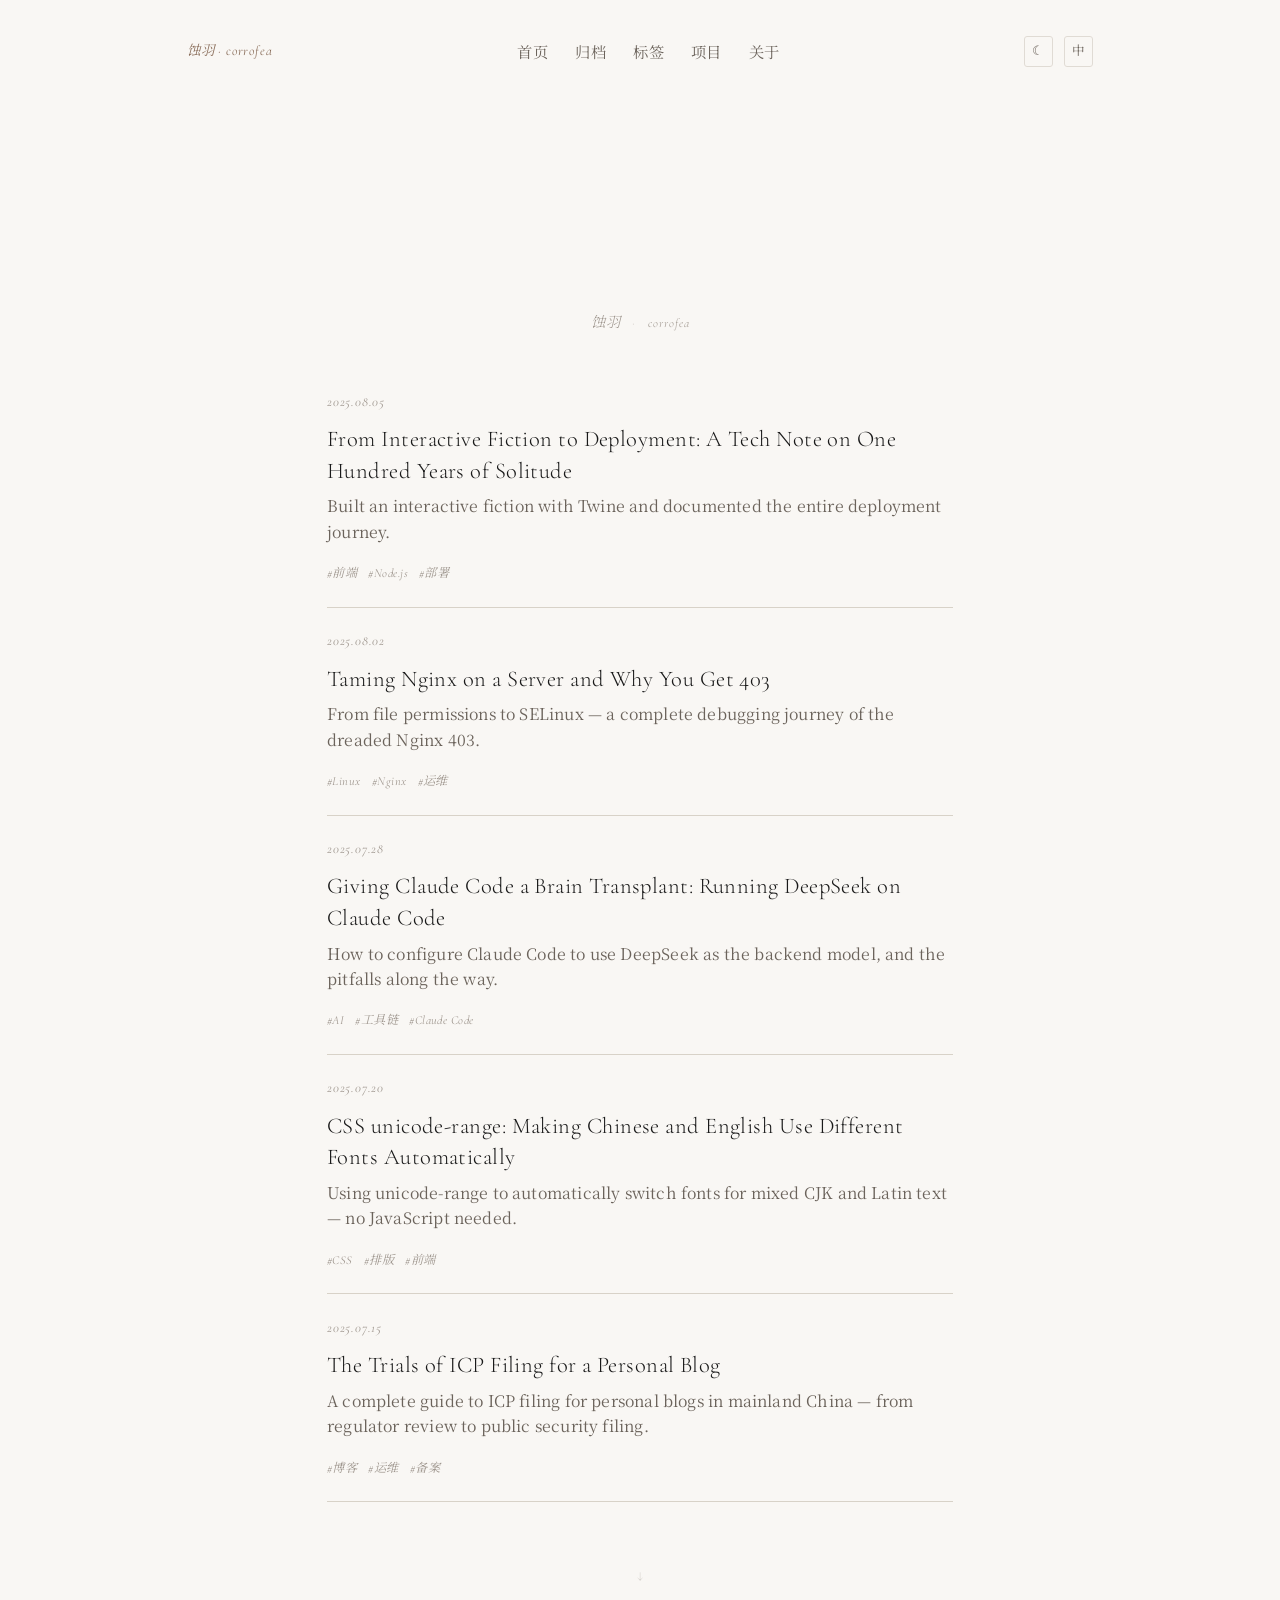
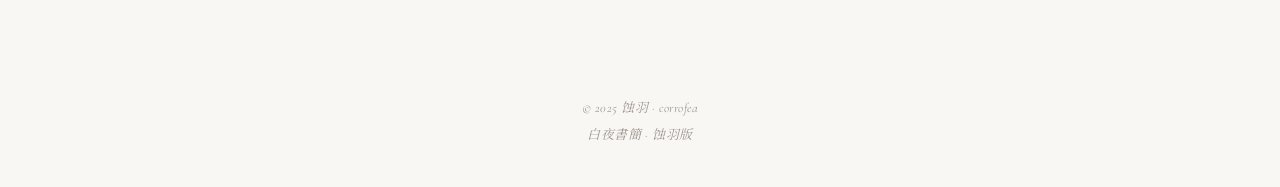
<file: index.html>
<!DOCTYPE html>
<html lang="zh" data-theme="light">
<head>
<meta charset="UTF-8">
<meta name="viewport" content="width=device-width, initial-scale=1.0">
<meta name="description" content="蚀羽 · corrofea — 被时间侵蚀的羽毛，个人技术博客。记录编程思考、项目笔记、技术随笔。">
<meta name="author" content="corrofea">
<meta property="og:title" content="蚀羽 · corrofea">
<meta property="og:description" content="被时间侵蚀的羽毛 — 个人技术博客">
<meta property="og:type" content="website">
<title>蚀羽 · corrofea</title>

<!-- Fonts: non-blocking -->
<link rel="preconnect" href="https://fonts.googleapis.com">
<link rel="preconnect" href="https://fonts.gstatic.com" crossorigin>
<link href="https://fonts.googleapis.com/css2?family=Cormorant+Garamond:ital,wght@0,300;0,400;0,500;0,600;1,300;1,400&family=JetBrains+Mono:ital,wght@0,400;0,500;1,400&family=Noto+Serif+SC:wght@300;400;500;600&display=swap" rel="stylesheet" media="print" onload="this.media='all'; this.onload=null;">
<noscript><link href="https://fonts.googleapis.com/css2?family=Cormorant+Garamond:ital,wght@0,300;0,400;0,500;0,600;1,300;1,400&family=JetBrains+Mono:ital,wght@0,400;0,500;1,400&family=Noto+Serif+SC:wght@300;400;500;600&display=swap" rel="stylesheet"></noscript>

<!-- Critical inline CSS -->
<style>
body{background:#F9F7F4;color:#2C2C2C;font-family:"Noto Serif SC",Georgia,serif;margin:0;min-height:100vh}
[data-theme="dark"] body{background:#1A1A1F;color:#E8E4DC}
.home-signature{text-align:center;padding-top:12vh;font-family:"Cormorant Garamond","Noto Serif SC",serif}
.home-signature .sig-zh,.home-signature .sig-en{font-size:.8rem;color:#A09890;font-weight:300;font-style:italic;letter-spacing:.08em}
.home-signature .sig-sep{margin:0 .5em;color:#A09890;opacity:.4}
[data-theme="dark"] .home-signature .sig-zh,[data-theme="dark"] .home-signature .sig-en{color:#6B6560}
.post-card-date{font-family:"Cormorant Garamond",serif;font-size:.75rem;color:#A09890;margin-bottom:.5rem;font-style:italic;letter-spacing:.06em}
.post-card-title{font-family:"Cormorant Garamond","Noto Serif SC",serif;font-size:1.25rem;font-weight:300;line-height:1.4;color:#1A1A1A;margin-bottom:.4rem}
[data-theme="dark"] .post-card-title{color:#F0EDE6}
.post-card-title a{color:inherit;text-decoration:none}
.post-card-summary{font-size:.88rem;color:#6B635B;line-height:1.6;margin-top:.3rem}
[data-theme="dark"] .post-card-summary{color:#9A948A}
.post-card-tag{font-size:.68rem;color:#A09890;font-family:"Cormorant Garamond",serif;letter-spacing:.04em;font-style:italic}
.post-card{padding:1.2rem 0;border-bottom:1px solid #D8D2C8}
[data-theme="dark"] .post-card{border-color:#2E2E36}
.home-empty{text-align:center;color:#A09890;font-family:"Cormorant Garamond",serif;font-style:italic;font-size:.88rem;padding:3rem 0}
@media(max-width:768px){.home-signature{padding-top:8vh}}
</style>

<link rel="stylesheet" href="styles/bundle.css">
</head>
<body>
<div class="page">
<div id="site-header"></div>
<main>
<div class="container">
<div class="home-hero">
<div class="home-signature">
<span class="sig-zh">蚀羽</span>
<span class="sig-sep">·</span>
<span class="sig-en">corrofea</span>
</div>
<div class="home-posts" id="post-list"></div>
</div>
</div>
<div class="home-scroll-hint"><span class="arrow-down">↓</span></div>
</main>
<div id="site-footer"></div>
</div>
<button id="btn-back-to-top" class="btn-back-to-top" aria-label="Back to top">↑</button>

<!-- ====== Preloaded Data (zero fetch for homepage) ====== -->
<script>
window.__I18N__ = {
  "zh": {"site":{"name":"蚀羽","subtitle":"corrofea","description":"被时间侵蚀的羽毛 — 个人技术博客"},"nav":{"home":"首页","archive":"归档","tags":"标签","projects":"项目","about":"关于"},"home":{"no_posts":"羽毛还在生长……","scroll_hint":"↓"},"post":{"back":"← 返回","not_found":"文章加载失败。或许这片羽毛还未落下。","next":"下一篇","no_next":"已是最后一篇","min_read":"分钟阅读"},"archive":{"title":"归档 — 蚀羽 · corrofea","heading":"文章归档","empty":"时光还未留下痕迹。"},"tags":{"title":"标签 — 蚀羽 · corrofea","heading":"标签","empty":"暂无标签。"},"about":{"title":"关于 — 蚀羽 · corrofea","heading":"关于","p1":"这里是蚀羽（corrofea）的个人技术博客。","p2":"蚀羽 — corrode（腐蚀）+ feather（羽毛）= 被时间侵蚀的羽毛。技术像时间，在不经意间改变了每一片羽毛的纹理。这个博客记录我在编程世界中的思考、试错和沉淀。","p3":"主要关注：前端工程、工具链、服务器运维、以及那些「折腾之后终于跑通了」的时刻。","motto":"代码会过时，羽毛会风化，但蚀痕本身就是意义。","back_home":"← 回到首页"},"footer":{"copyright":"© 2025 蚀羽 · corrofea","powered":"白夜書簡 · 蚀羽版"},"projects":{"title":"项目 — 蚀羽 · corrofea","heading":"项目","subtitle":"一些自己折腾的东西","empty":"还没有项目展示。","view_github":"GitHub →","source":"源码","demo":"演示"},"theme":{"light":"浅色","dark":"深色"}},
  "en": {"site":{"name":"corrofea","subtitle":"蚀羽","description":"A feather corroded by time — personal tech blog"},"nav":{"home":"Home","archive":"Archive","tags":"Tags","projects":"Projects","about":"About"},"home":{"no_posts":"Feathers are still growing...","scroll_hint":"↓"},"post":{"back":"← Back","not_found":"Failed to load this post. Perhaps this feather hasn't landed yet.","next":"Next","no_next":"No more posts","min_read":"min read"},"archive":{"title":"Archive — corrofea","heading":"Archive","empty":"Time has left no trace yet."},"tags":{"title":"Tags — corrofea","heading":"Tags","empty":"No tags yet."},"about":{"title":"About — corrofea","heading":"About","p1":"This is corrofea's personal tech blog.","p2":"Corrofea — corrode + feather = a feather eroded by time. Technology, like time, imperceptibly changes the texture of every feather. This blog records my thoughts, mistakes, and reflections in the world of programming.","p3":"Main interests: frontend engineering, toolchains, server operations, and those moments of \"I finally got it working after all the tinkering.\"","motto":"Code becomes obsolete, feathers weather away, but the marks of erosion themselves carry meaning.","back_home":"← Back home"},"footer":{"copyright":"© 2025 corrofea","powered":"白夜書簡 · corrofea"},"projects":{"title":"Projects — corrofea","heading":"Projects","subtitle":"Things I've built","empty":"No projects to show yet.","view_github":"GitHub →","source":"Source","demo":"Demo"},"theme":{"light":"Light","dark":"Dark"}}
};
window.__POSTS__ = [{"slug":"interactive-fiction-to-deploy","title":{"zh":"从写一个交互小说到部署：一篇关于「百年孤独」的技术笔记","en":"From Interactive Fiction to Deployment: A Tech Note on One Hundred Years of Solitude"},"date":"2025-08-05","tags":["前端","Node.js","部署"],"summary":{"zh":"用 Twine 写了一个交互式小说，然后折腾部署的全过程记录。","en":"Built an interactive fiction with Twine and documented the entire deployment journey."},"draft":false},{"slug":"nginx-403-debugging","title":{"zh":"如何在服务器上折腾 Nginx 以及为什么会 403","en":"Taming Nginx on a Server and Why You Get 403"},"date":"2025-08-02","tags":["Linux","Nginx","运维"],"summary":{"zh":"从文件权限到 SELinux，一次 Nginx 403 排错的完整记录。","en":"From file permissions to SELinux — a complete debugging journey of the dreaded Nginx 403."},"draft":false},{"slug":"deepseek-on-claude-code","title":{"zh":"给 Claude Code 换脑：让 DeepSeek 跑在 Claude Code 上","en":"Giving Claude Code a Brain Transplant: Running DeepSeek on Claude Code"},"date":"2025-07-28","tags":["AI","工具链","Claude Code"],"summary":{"zh":"如何配置 Claude Code 使用 DeepSeek 作为后端模型，以及过程中踩的坑。","en":"How to configure Claude Code to use DeepSeek as the backend model, and the pitfalls along the way."},"draft":false},{"slug":"css-unicode-range","title":{"zh":"CSS 中的 unicode-range：让中英文自动用不同字体","en":"CSS unicode-range: Making Chinese and English Use Different Fonts Automatically"},"date":"2025-07-20","tags":["CSS","排版","前端"],"summary":{"zh":"利用 unicode-range 实现中英文混排时自动切换字体，无需 JS。","en":"Using unicode-range to automatically switch fonts for mixed CJK and Latin text — no JavaScript needed."},"draft":false},{"slug":"blog-icp-filing","title":{"zh":"个人博客备案踩坑记","en":"The Trials of ICP Filing for a Personal Blog"},"date":"2025-07-15","tags":["博客","运维","备案"],"summary":{"zh":"从管局审核到公安备案，中国大陆个人博客备案全流程与避坑指南。","en":"A complete guide to ICP filing for personal blogs in mainland China — from regulator review to public security filing."},"draft":false}];
</script>
<!-- ====== End Preloaded Data ====== -->

<script src="scripts/utils/i18n.js"></script>
<script src="scripts/utils/router.js"></script>
<script src="scripts/utils/posts.js"></script>
<script src="scripts/components/theme.js"></script>
<script src="scripts/components/header.js"></script>
<script src="scripts/components/footer.js"></script>

<script>
(function () {
  /* ---- Render post list (sync, no fetch needed) ---- */
  function renderPostList() {
    var container = document.getElementById('post-list');
    if (!container) return;
    var lang = I18n.lang();
    var posts = Posts.publishedSync();

    if (!posts || posts.length === 0) {
      container.innerHTML = '<div class="home-empty">' + I18n.t('home.no_posts') + '</div>';
      return;
    }

    var html = '';
    for (var i = 0; i < posts.length; i++) {
      var p = posts[i];
      var title = Posts.localize(p, 'title', lang);
      var summary = Posts.localize(p, 'summary', lang);
      var date = Posts.formatDate(p.date);
      var tagsHtml = '';
      for (var j = 0; j < (p.tags || []).length; j++) {
        tagsHtml += '<span class="post-card-tag">#' + p.tags[j] + '</span>';
      }

      html += '<article class="post-card">' +
        '<div class="post-card-date">' + date + '</div>' +
        '<h2 class="post-card-title"><a href="post.html?slug=' + p.slug + '">' + title + '</a></h2>' +
        (summary ? '<p class="post-card-summary">' + summary + '</p>' : '') +
        '<div class="post-card-tags">' + tagsHtml + '</div>' +
        '</article>';
    }
    container.innerHTML = html;
  }

  I18n.onChange(function () { renderPostList(); });
  window.renderPostList = renderPostList;
  window.initHome = renderPostList;
})();
</script>

<script src="scripts/main.js"></script>
</body>
</html>
</file>
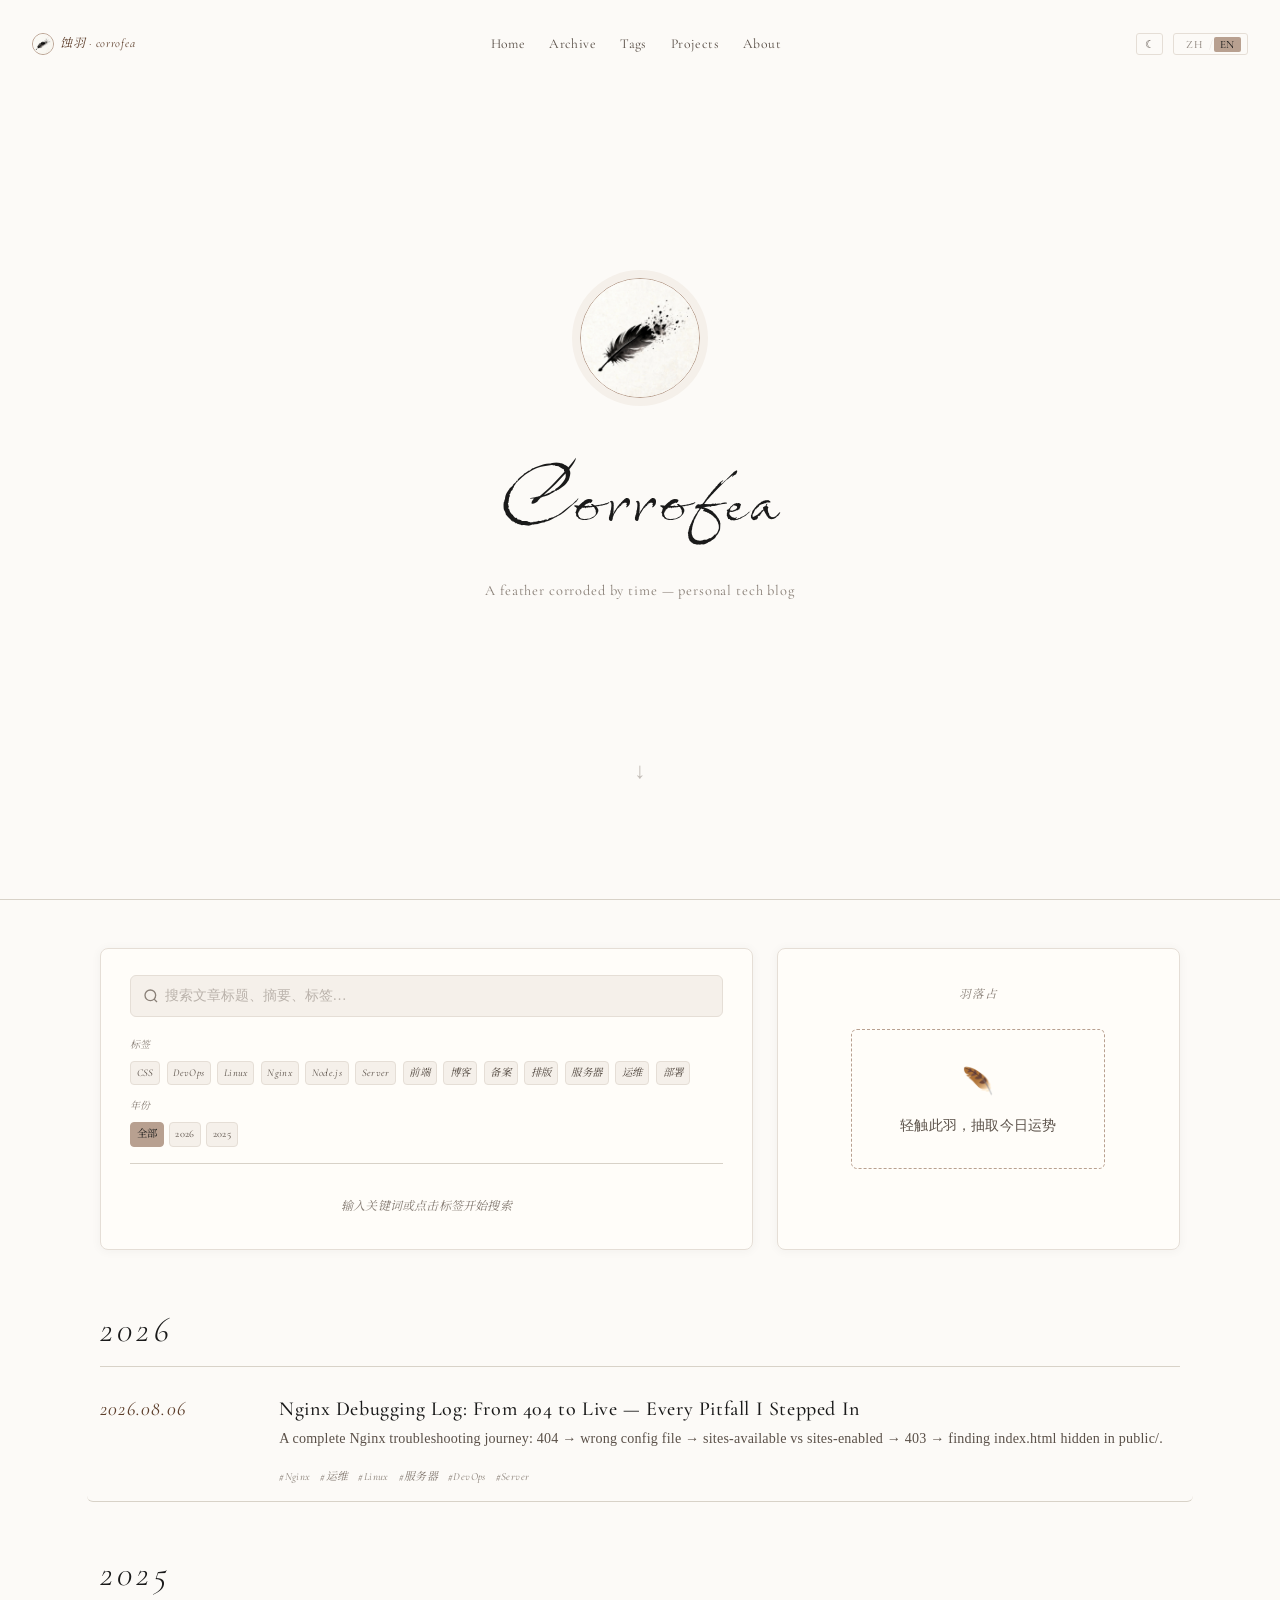
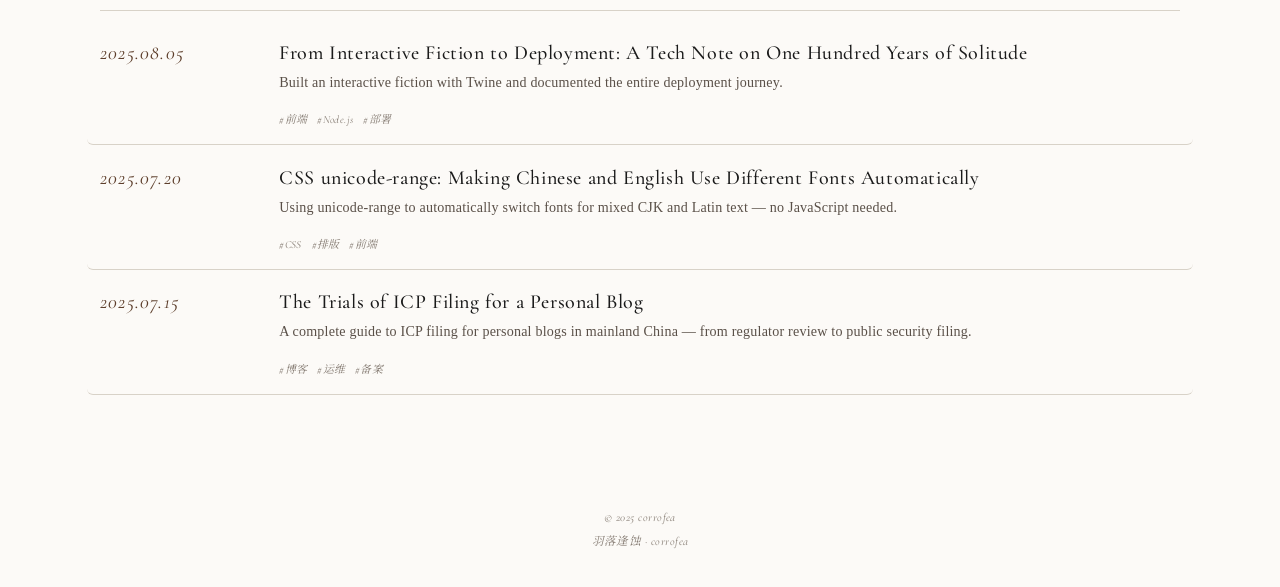
<file: public/index.html>
<!DOCTYPE html>
<html lang="zh" data-theme="light">
<head>
<meta charset="UTF-8">
<meta name="viewport" content="width=device-width, initial-scale=1.0">
<meta name="description" content="蚀羽 · corrofea — 被时间侵蚀的羽毛，个人技术博客。记录编程思考、项目笔记、技术随笔。">
<meta name="author" content="corrofea">
<meta property="og:title" content="蚀羽 · corrofea">
<meta property="og:description" content="被时间侵蚀的羽毛 — 个人技术博客">
<meta property="og:type" content="website">
<title>蚀羽 · corrofea</title>
<link rel="icon" href="/favicon/favicon-32x32.png?v=2" type="image/png" sizes="32x32">
<link rel="icon" href="/favicon/favicon-16x16.png?v=2" type="image/png" sizes="16x16">
<link rel="icon" href="/favicon/favicon.ico?v=2" sizes="48x48">
<link rel="apple-touch-icon" href="/favicon/apple-touch-icon.png?v=2">

<!-- Fonts: non-blocking -->
<link rel="preconnect" href="https://fonts.googleapis.com">
<link rel="preconnect" href="https://fonts.gstatic.com" crossorigin>
<link href="https://fonts.googleapis.com/css2?family=Babylonica&family=Cormorant+Garamond:ital,wght@0,300;0,400;0,500;0,600;1,300;1,400&family=JetBrains+Mono:ital,wght@0,400;0,500;1,400&family=Noto+Serif+SC:wght@300;400;500;600&display=swap" rel="stylesheet" media="print" onload="this.media='all'; this.onload=null;">
<noscript><link href="https://fonts.googleapis.com/css2?family=Babylonica&family=Cormorant+Garamond:ital,wght@0,300;0,400;0,500;0,600;1,300;1,400&family=JetBrains+Mono:ital,wght@0,400;0,500;1,400&family=Noto+Serif+SC:wght@300;400;500;600&display=swap" rel="stylesheet"></noscript>

<!-- Minimal critical inline: prevent FOUC before bundle.css loads -->
<style>
body{background:#FCFAF7;color:#262626;font-family:"Times New Roman","PingFang SC","Microsoft YaHei",sans-serif;margin:0;min-height:100vh}
[data-theme="dark"] body{background:#15151A;color:#EDE9E2}
#home-page #site-header{position:absolute;top:0;left:0;right:0;z-index:10}.home-hero{height:100vh;height:100dvh;box-sizing:border-box;display:flex;flex-direction:column;justify-content:center;align-items:center;text-align:center;position:relative;padding:2rem 1rem;border-bottom:1px solid #D8D2C8}
.hero-avatar{width:120px;height:120px;border-radius:50%;overflow:hidden;margin-bottom:2.5rem;border:1px solid #B8A090;box-shadow:0 0 0 8px #F5F0EA}
[data-theme="dark"] .hero-avatar{box-shadow:0 0 0 8px #1E1E24}[data-theme="dark"] .home-hero{border-bottom-color:#2E2E36}
.hero-title{font-family:"Babylonica","Pinyon Script","Ruthie",cursive;font-size:6rem;font-weight:400;font-style:normal;color:#1A1A1A;letter-spacing:.04em;line-height:1.3;margin:0}
[data-theme="dark"] .hero-title{color:#F2EFE9}
.hero-subtitle{font-size:.9rem;color:#8A8078;margin-top:1rem;letter-spacing:.06em}
.hero-scroll{position:absolute;bottom:12%;left:0;right:0;text-align:center;z-index:1}
.hero-scroll-arrow{display:inline-block;font-size:1.4rem;color:#8A8078;opacity:.5;cursor:pointer;animation:featherFloat 3s ease-in-out infinite;user-select:none}
.hero-scroll-arrow:hover{opacity:.8}
@keyframes featherFloat{0%,100%{transform:translateY(0);opacity:.4}50%{transform:translateY(-8px);opacity:.7}}
#post-list:empty::after{content:"...";display:block;text-align:center;color:#8A8078;padding:3rem 0;font-style:italic}
.home-posts-section{max-width:1080px;margin:0 auto 4rem;padding:0}
.home-dashboard{display:flex;gap:1.5rem;max-width:1080px;margin:3rem auto;padding:0;align-items:stretch}.home-dashboard-search{flex:1.618;min-width:0}.home-dashboard-fortune{flex:1;min-width:0}
@media(max-width:768px){.home-hero{height:90vh;height:90dvh;padding:2rem 1rem}.hero-title{font-size:3.2rem}.hero-avatar{width:96px;height:96px;margin-bottom:2rem;box-shadow:0 0 0 6px #F5F0EA}.home-dashboard{flex-direction:column;gap:1rem;padding:0 1rem}.home-posts-section{padding:0 1rem}}
</style>

<link rel="stylesheet" href="styles/bundle.css?v=1786068559">
</head>
<body id="home-page">
<div class="page">
<div id="site-header"></div>
<main>
<!-- Hero: 头像 + 站点标识 + 滚动引导 -->
<header class="home-hero">
<div class="hero-avatar">
<img src="assets/images/common/avatar.webp" alt="corrofea">
</div>
<h1 class="hero-title">
Corrofea
</h1>
<p class="hero-subtitle" data-i18n="site.description">被时间侵蚀的羽毛 — 个人技术博客</p>
<div class="hero-scroll"><span class="hero-scroll-arrow" onclick="document.getElementById('hero-end').scrollIntoView({behavior:'smooth',block:'start'})" title="向下翻">↓</span></div>
</header>
<div id="hero-end"></div>

<!-- 仪表盘：搜索 + 片羽签 -->
<div class="home-dashboard" id="dashboard">
<div class="home-dashboard-search" id="search-panel-container"></div>
<div class="home-dashboard-fortune" id="fortune-container"></div>
</div>

<!-- 文章列表 -->
<div class="home-posts-section">
<div class="home-posts" id="post-list"></div>
</div>
</main>
<div id="site-footer"></div>
</div>
<button id="btn-back-to-top" class="btn-back-to-top" aria-label="Back to top">↑</button>

<!-- ====== Preloaded Data (zero fetch for homepage) ====== -->
<script>
window.__I18N__ = {
  "zh": {"site":{"name":"蚀羽","subtitle":"corrofea","description":"被时间侵蚀的羽毛 — 个人技术博客"},"nav":{"home":"首页","archive":"归档","tags":"标签","projects":"项目","about":"关于"},"home":{"no_posts":"羽毛还在生长……","scroll_hint":"↓"},"post":{"back":"← 返回","not_found":"这片羽毛被风吹散了。","toc":"目录","prev":"上一篇","next":"下一篇","no_next":"已是最后一篇","min_read":"分钟阅读"},"archive":{"title":"归档 — 蚀羽 · corrofea","heading":"文章归档","empty":"时光还未留下痕迹。"},"tags":{"title":"标签 — 蚀羽 · corrofea","heading":"标签","empty":"暂无标签。"},"about":{"title":"关于 — 蚀羽 · corrofea","heading":"关于","p1":"这里是蚀羽（corrofea）的个人技术博客。","p3":"主要关注：前端工程、工具链、服务器运维、以及那些「折腾之后终于跑通了」的时刻。","motto":"代码会过时，羽毛会风化，但蚀痕本身就是意义。","back_home":"← 回到首页"},"footer":{"copyright":"© 2025 蚀羽 · corrofea","powered":"羽落逢蚀 · 蚀羽版"},"projects":{"title":"项目 — 蚀羽 · corrofea","heading":"项目","subtitle":"一些自己折腾的东西","empty":"还没有项目展示。","view_github":"GitHub →","source":"源码","demo":"演示"},"theme":{"light":"浅色","dark":"深色"}},
  "en": {"site":{"name":"corrofea","subtitle":"蚀羽","description":"A feather corroded by time — personal tech blog"},"nav":{"home":"Home","archive":"Archive","tags":"Tags","projects":"Projects","about":"About"},"home":{"no_posts":"Feathers are still growing...","scroll_hint":"↓"},"post":{"back":"← Back","not_found":"This feather was scattered by the wind.","toc":"Outline","prev":"Previous","next":"Next","no_next":"No more posts","min_read":"min read"},"archive":{"title":"Archive — corrofea","heading":"Archive","empty":"Time has left no trace yet."},"tags":{"title":"Tags — corrofea","heading":"Tags","empty":"No tags yet."},"about":{"title":"About — corrofea","heading":"About","p1":"This is corrofea's personal tech blog.","p3":"Main interests: frontend engineering, toolchains, server operations, and those moments of \"I finally got it working after all the tinkering.\"","motto":"Code becomes obsolete, feathers weather away, but the marks of erosion themselves carry meaning.","back_home":"← Back home"},"footer":{"copyright":"© 2025 corrofea","powered":"羽落逢蚀 · corrofea"},"projects":{"title":"Projects — corrofea","heading":"Projects","subtitle":"Things I've built","empty":"No projects to show yet.","view_github":"GitHub →","source":"Source","demo":"Demo"},"theme":{"light":"Light","dark":"Dark"}}
};
window.__POSTS__ = [{"slug": "nginx-config-debugging", "title": {"zh": "Nginx 配置排障实录：从 404 到上线，我踩过的每一个坑", "en": "Nginx Debugging Log: From 404 to Live — Every Pitfall I Stepped In"}, "date": "2026-08-06", "tags": ["Nginx", "运维", "Linux", "服务器", "DevOps", "Server"], "summary": {"zh": "一次完整的 Nginx 故障排查记录：404 → 错误的配置文件 → sites-available vs sites-enabled → 403 → 找到藏在 public/ 里的 index.html。", "en": "A complete Nginx troubleshooting journey: 404 → wrong config file → sites-available vs sites-enabled → 403 → finding index.html hidden in public/."}, "draft": false}, {"slug": "interactive-fiction-to-deploy", "title": {"zh": "从写一个交互小说到部署：一篇关于「百年孤独」的技术笔记", "en": "From Interactive Fiction to Deployment: A Tech Note on One Hundred Years of Solitude"}, "date": "2025-08-05", "tags": ["前端", "Node.js", "部署"], "summary": {"zh": "用 Twine 写了一个交互式小说，然后折腾部署的全过程记录。", "en": "Built an interactive fiction with Twine and documented the entire deployment journey."}, "draft": false}, {"slug": "css-unicode-range", "title": {"zh": "CSS 中的 unicode-range：让中英文自动用不同字体", "en": "CSS unicode-range: Making Chinese and English Use Different Fonts Automatically"}, "date": "2025-07-20", "tags": ["CSS", "排版", "前端"], "summary": {"zh": "利用 unicode-range 实现中英文混排时自动切换字体，无需 JS。", "en": "Using unicode-range to automatically switch fonts for mixed CJK and Latin text — no JavaScript needed."}, "draft": false}, {"slug": "blog-icp-filing", "title": {"zh": "个人博客备案踩坑记", "en": "The Trials of ICP Filing for a Personal Blog"}, "date": "2025-07-15", "tags": ["博客", "运维", "备案"], "summary": {"zh": "从管局审核到公安备案，中国大陆个人博客备案全流程与避坑指南。", "en": "A complete guide to ICP filing for personal blogs in mainland China — from regulator review to public security filing."}, "draft": false}];
</script>
<!-- ====== End Preloaded Data ====== -->

<script src="scripts/utils/i18n.js?v=1786068559"></script>
<script src="scripts/utils/router.js?v=1786068559"></script>
<script src="scripts/utils/posts.js?v=1786068559"></script>
<script src="scripts/components/theme.js?v=1786068559"></script>
<script src="scripts/components/header.js?v=1786068559"></script>
<script src="scripts/components/footer.js?v=1786068559"></script>
<script src="scripts/components/search.js?v=1786068559"></script>
<script src="scripts/components/fortune.js?v=1786068559"></script>

<script>
(function () {
  /* ---- Render post list (sync, no fetch needed) ---- */
  function renderPostList() {
    var container = document.getElementById('post-list');
    if (!container) return;
    var lang = I18n.lang();
    var posts = Posts.publishedSync();

    if (!posts || posts.length === 0) {
      container.innerHTML = '<div class="home-empty">' + I18n.t('home.no_posts') + '</div>';
      return;
    }

    // Group by year
    var years = {};
    for (var i = 0; i < posts.length; i++) {
      var y = posts[i].date.substring(0, 4);
      if (!years[y]) years[y] = [];
      years[y].push(posts[i]);
    }
    var yearKeys = Object.keys(years).sort(function (a, b) { return b.localeCompare(a); });

    var html = '';
    for (var yi = 0; yi < yearKeys.length; yi++) {
      var year = yearKeys[yi];
      var yearPosts = years[year];
      html += '<section class="year-group"><div class="year-label">' + year + '</div>';
      for (var i = 0; i < yearPosts.length; i++) {
        var p = yearPosts[i];
        var title = Posts.localize(p, 'title', lang);
        var summary = Posts.localize(p, 'summary', lang);
        var date = Posts.formatDate(p.date);
        var tagsHtml = '';
        for (var j = 0; j < (p.tags || []).length; j++) {
          tagsHtml += '<span class="post-card-tag">#' + p.tags[j] + '</span>';
        }

        html += '<article class="post-card">' +
          '<div class="post-card-date">' + date + '</div>' +
          '<div class="post-card-body">' +
          '<h2 class="post-card-title"><a href="post.html?slug=' + p.slug + '">' + title + '</a></h2>' +
          (summary ? '<p class="post-card-summary">' + summary + '</p>' : '') +
          '<div class="post-card-tags">' + tagsHtml + '</div>' +
          '</div>' +
          '</article>';
      }
      html += '</section>';
    }
    container.innerHTML = html;
  }

  I18n.onChange(function () { renderPostList(); });
  window.renderPostList = renderPostList;
  window.initHome = function () {
    // 搜索面板
    var sc = document.getElementById('search-panel-container');
    if (sc) {
      var posts = Posts.publishedSync();
      sc.innerHTML = Search.buildPanel(posts);
      Search.bindEvents(function () { return I18n.lang(); });
    }
    // 片羽签
    var fc = document.getElementById('fortune-container');
    if (fc) Fortune.render(fc);
    // 文章列表
    renderPostList();
  };
})();
</script>

<script src="scripts/main.js?v=1786068559"></script>
</body>
</html>
</file>
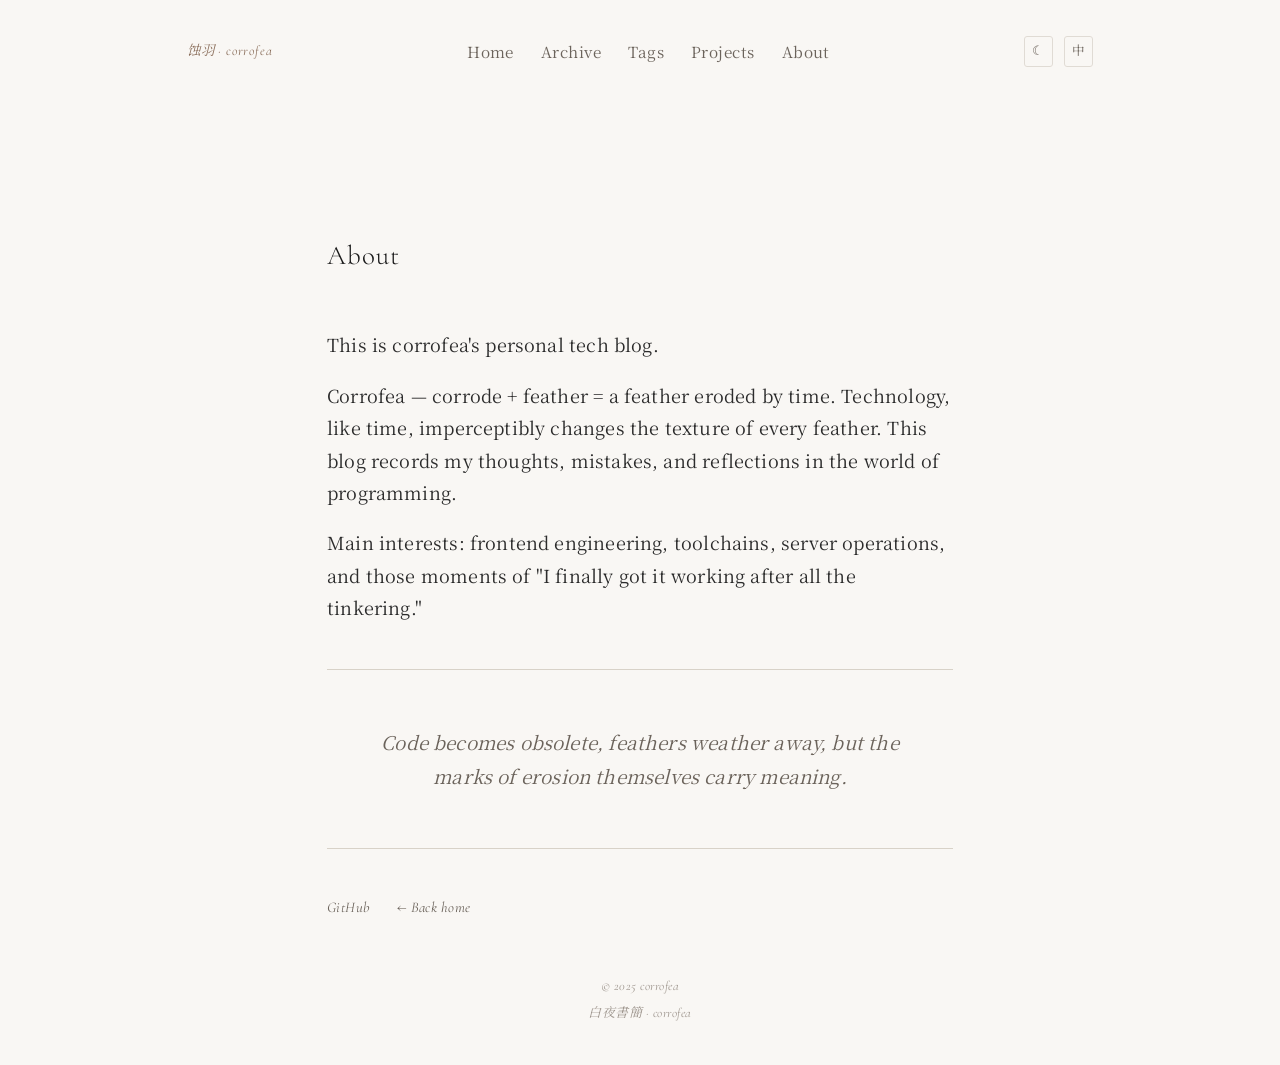
<file: about.html>
<!DOCTYPE html>
<html lang="zh" data-theme="light">
<head>
  <meta charset="UTF-8" />
  <meta name="viewport" content="width=device-width, initial-scale=1.0" />
  <meta name="description" content="关于蚀羽 · corrofea" />
  <title data-i18n="about.title">关于 — 蚀羽 · corrofea</title>

  <!-- Fonts — 非阻塞加载 -->
  <link rel="preconnect" href="https://fonts.googleapis.com" />
  <link rel="preconnect" href="https://fonts.gstatic.com" crossorigin />
  <link href="https://fonts.googleapis.com/css2?family=Cormorant+Garamond:ital,wght@0,300;0,400;0,500;0,600;1,300;1,400&family=JetBrains+Mono:ital,wght@0,400;0,500;1,400&family=Noto+Serif+SC:wght@300;400;500;600&display=swap" rel="stylesheet" media="print" onload="this.media='all'; this.onload=null;" />
  <noscript><link href="https://fonts.googleapis.com/css2?family=Cormorant+Garamond:ital,wght@0,300;0,400;0,500;0,600;1,300;1,400&family=JetBrains+Mono:ital,wght@0,400;0,500;1,400&family=Noto+Serif+SC:wght@300;400;500;600&display=swap" rel="stylesheet" /></noscript>

  <!-- Critical inline -->
  <style>
    body{background:#F9F7F4;color:#2C2C2C;font-family:"Noto Serif SC",Georgia,serif;margin:0;min-height:100vh}
    [data-theme="dark"] body{background:#1A1A1F;color:#E8E4DC}
    .about-title{font-family:"Cormorant Garamond","Noto Serif SC",serif;font-size:1.5rem;font-weight:300;padding-top:8vh}
  </style>

  <!-- Styles (single bundle, no @import chain) -->
  <link rel="stylesheet" href="styles/bundle.css" />
</head>
<body>
  <div class="page">
    <div id="site-header"></div>

    <main>
      <div class="container">
        <div class="about-header">
          <h1 class="about-title" data-i18n="about.heading">关于</h1>
        </div>

        <div class="about-content">
          <p data-i18n="about.p1">这里是蚀羽（corrofea）的个人技术博客。</p>
          <p data-i18n="about.p2">
            蚀羽 — corrode（腐蚀）+ feather（羽毛）= 被时间侵蚀的羽毛。
            技术像时间，在不经意间改变了每一片羽毛的纹理。这个博客记录我在编程世界中的思考、试错和沉淀。
          </p>
          <p data-i18n="about.p3">
            主要关注：前端工程、工具链、服务器运维、以及那些「折腾之后终于跑通了」的时刻。
          </p>

          <div class="about-motto">
            <blockquote>
              <span data-i18n="about.motto">代码会过时，羽毛会风化，但蚀痕本身就是意义。</span>
            </blockquote>
          </div>

          <div class="about-links">
            <a href="https://github.com/corrofea" class="about-link" target="_blank" rel="noopener noreferrer">GitHub</a>
            <a href="index.html" class="about-link" data-i18n="about.back_home">← 返回首页</a>
          </div>
        </div>
      </div>
    </main>

    <div id="site-footer"></div>
  </div>

  <button id="btn-back-to-top" class="btn-back-to-top" aria-label="Back to top">↑</button>

  <!-- Scripts -->
  <script src="scripts/utils/i18n.js"></script>
  <script src="scripts/utils/router.js"></script>
  <script src="scripts/utils/posts.js"></script>
  <script src="scripts/components/theme.js"></script>
  <script src="scripts/components/header.js"></script>
  <script src="scripts/components/footer.js"></script>
  <script>
    window.initAbout = async function () {
      // About page is mostly static with i18n — no dynamic logic needed
    };
  </script>
  <script src="scripts/main.js"></script>
</body>
</html>
</file>
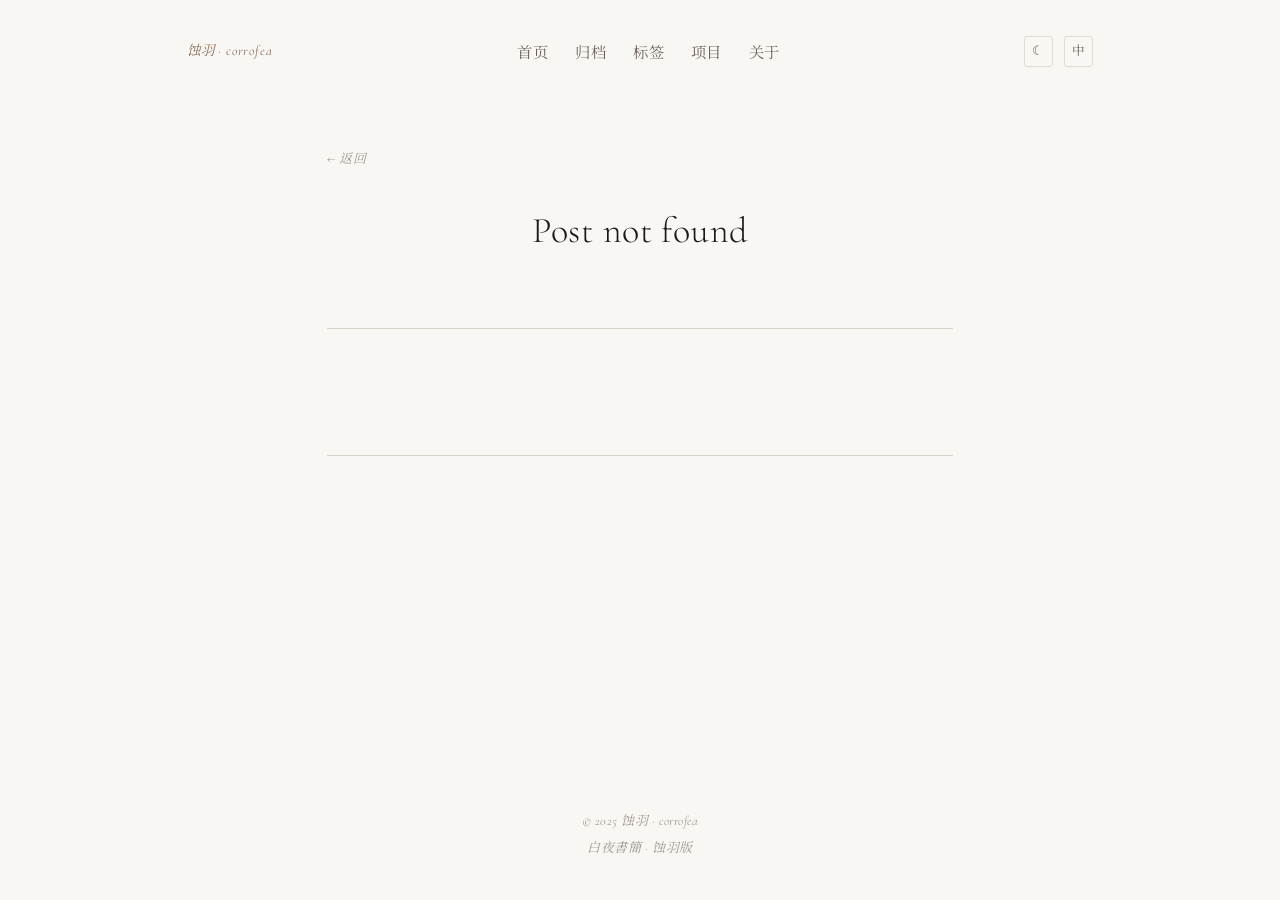
<file: post.html>
<!DOCTYPE html>
<html lang="zh" data-theme="light">
<head>
  <meta charset="UTF-8" />
  <meta name="viewport" content="width=device-width, initial-scale=1.0" />
  <meta name="description" content="蚀羽 · corrofea — 文章详情" />
  <meta property="og:type" content="article" />
  <title>蚀羽 · corrofea</title>

  <!-- Fonts — 非阻塞加载 -->
  <link rel="preconnect" href="https://fonts.googleapis.com" />
  <link rel="preconnect" href="https://fonts.gstatic.com" crossorigin />
  <link href="https://fonts.googleapis.com/css2?family=Cormorant+Garamond:ital,wght@0,300;0,400;0,500;0,600;1,300;1,400&family=JetBrains+Mono:ital,wght@0,400;0,500;1,400&family=Noto+Serif+SC:wght@300;400;500;600&display=swap" rel="stylesheet" media="print" onload="this.media='all'; this.onload=null;" />
  <noscript><link href="https://fonts.googleapis.com/css2?family=Cormorant+Garamond:ital,wght@0,300;0,400;0,500;0,600;1,300;1,400&family=JetBrains+Mono:ital,wght@0,400;0,500;1,400&family=Noto+Serif+SC:wght@300;400;500;600&display=swap" rel="stylesheet" /></noscript>

  <!-- Critical inline -->
  <style>
    body{background:#F9F7F4;color:#2C2C2C;font-family:"Noto Serif SC",Georgia,serif;margin:0;min-height:100vh}
    [data-theme="dark"] body{background:#1A1A1F;color:#E8E4DC}
    .post-header{padding-top:6vh;text-align:center}
    .post-back{font-size:.72rem;color:#A09890;font-style:italic}
    [data-theme="dark"] .post-back{color:#6B6560}
  </style>

  <!-- Styles (single bundle, no @import chain) -->
  <link rel="stylesheet" href="styles/bundle.css" />
</head>
<body>
  <div class="page">
    <div id="site-header"></div>

    <main>
      <article class="container">
        <!-- Post header -->
        <header class="post-header">
          <a href="index.html" class="post-back" data-i18n="post.back">← 返回</a>
          <h1 class="post-title" id="post-title"></h1>
          <div class="post-meta" id="post-meta"></div>
        </header>

        <!-- Post content -->
        <div class="article-content" id="post-content"></div>

        <!-- Post footer: tags + next preview -->
        <footer class="post-footer">
          <div class="post-tags" id="post-tags"></div>
          <div class="post-next-preview" id="post-next"></div>
        </footer>

        <!-- Comments placeholder -->
        <div id="comments"></div>
      </article>
    </main>

    <div id="site-footer"></div>
  </div>

  <button id="btn-back-to-top" class="btn-back-to-top" aria-label="Back to top">↑</button>

  <!-- Scripts -->
  <script src="scripts/utils/i18n.js"></script>
  <script src="scripts/utils/router.js"></script>
  <script src="scripts/utils/posts.js"></script>
  <script src="scripts/utils/marked-setup.js"></script>
  <script src="scripts/components/theme.js"></script>
  <script src="scripts/components/header.js"></script>
  <script src="scripts/components/footer.js"></script>
  <script src="scripts/components/comments.js"></script>

  <script>
    let _currentSlug = null;

    async function renderPost(slug) {
      if (!slug) {
        document.getElementById('post-title').textContent = 'Post not found';
        document.getElementById('post-content').innerHTML = '';
        return;
      }

      _currentSlug = slug;
      const lang = I18n.lang();
      const post = await Posts.getBySlug(slug);

      if (!post) {
        document.getElementById('post-title').textContent = 'Post not found';
        document.getElementById('post-content').innerHTML = '';
        return;
      }

      // Update document metadata
      const title = Posts.localize(post, 'title', lang);
      document.title = `${title} — 蚀羽 · corrofea`;
      document.querySelector('meta[name="description"]').content =
        Posts.localize(post, 'summary', lang) || title;
      document.querySelector('meta[property="og:title"]').content = title;
      document.querySelector('meta[property="og:description"]').content =
        Posts.localize(post, 'summary', lang) || title;

      // Render header
      document.getElementById('post-title').textContent = title;
      const date = Posts.formatDate(post.date);
      const rt = `${date}`;
      document.getElementById('post-meta').textContent = rt;

      // Render tags
      const tagsContainer = document.getElementById('post-tags');
      tagsContainer.innerHTML = (post.tags || []).map(t =>
        `<span class="post-tag">#${t}</span>`
      ).join('');

      // Render content (fetch & parse markdown)
      const contentEl = document.getElementById('post-content');
      contentEl.innerHTML = '<p style="text-align:center;color:var(--color-text-muted);">Loading...</p>';

      // Fetch the raw markdown to estimate reading time
      let mdText = '';
      try {
        const mdResp = await fetch(`/posts/${lang}/${slug}.md`);
        if (mdResp.ok) mdText = await mdResp.text();
      } catch (e) { /* ignore */ }

      const html = await Posts.renderContent(slug, lang);
      if (html) {
        contentEl.innerHTML = html;
      } else {
        contentEl.innerHTML = `<p data-i18n="post.not_found">文章内容加载失败。</p>`;
      }

      // Update meta with reading time
      const rtFull = `${date} · ${Posts.readingTime(mdText, lang)}`;
      document.getElementById('post-meta').textContent = rtFull;

      // Render next post preview
      const next = await Posts.nextPost(slug);
      const nextEl = document.getElementById('post-next');
      if (next) {
        const nextTitle = Posts.localize(next, 'title', lang);
        nextEl.innerHTML = `
          <span data-i18n="post.next">下一篇</span>
          <a href="post.html?slug=${next.slug}">${nextTitle}</a>
        `;
      } else {
        nextEl.innerHTML = '';
      }

      // Initialize comments
      Comments.init();

      // Apply i18n
      I18n.apply();
    }

    /* Expose for language switch */
    window.reloadPost = async function () {
      await renderPost(_currentSlug);
    };

    /* Init */
    window.initPost = async function (slug) {
      await renderPost(slug || Router.get('slug'));
    };
  </script>

  <script src="scripts/main.js"></script>
</body>
</html>
</file>
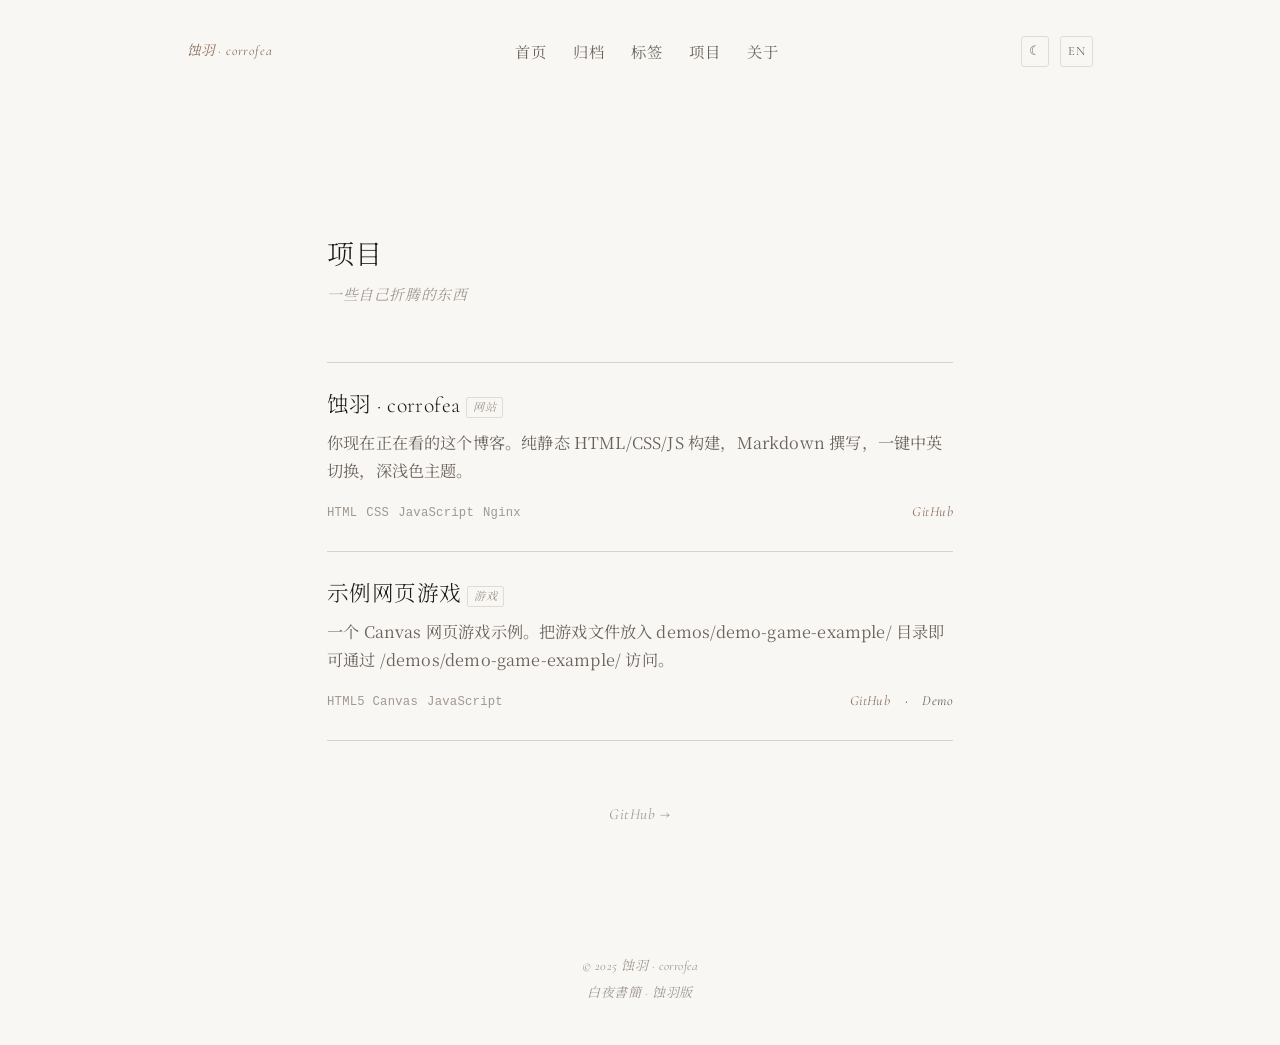
<file: projects.html>
<!DOCTYPE html>
<html lang="zh" data-theme="light">
<head>
  <meta charset="UTF-8" />
  <meta name="viewport" content="width=device-width, initial-scale=1.0" />
  <meta name="description" content="项目 — 蚀羽 · corrofea" />
  <title data-i18n="projects.title">项目 — 蚀羽 · corrofea</title>

  <!-- Fonts — 非阻塞加载 -->
  <link rel="preconnect" href="https://fonts.googleapis.com" />
  <link rel="preconnect" href="https://fonts.gstatic.com" crossorigin />
  <link href="https://fonts.googleapis.com/css2?family=Cormorant+Garamond:ital,wght@0,300;0,400;0,500;0,600;1,300;1,400&family=JetBrains+Mono:ital,wght@0,400;0,500;1,400&family=Noto+Serif+SC:wght@300;400;500;600&display=swap" rel="stylesheet" media="print" onload="this.media='all'; this.onload=null;" />
  <noscript><link href="https://fonts.googleapis.com/css2?family=Cormorant+Garamond:ital,wght@0,300;0,400;0,500;0,600;1,300;1,400&family=JetBrains+Mono:ital,wght@0,400;0,500;1,400&family=Noto+Serif+SC:wght@300;400;500;600&display=swap" rel="stylesheet" /></noscript>

  <!-- Critical inline -->
  <style>
    body{background:#F9F7F4;color:#2C2C2C;font-family:"Noto Serif SC",Georgia,serif;margin:0;min-height:100vh}
    [data-theme="dark"] body{background:#1A1A1F;color:#E8E4DC}
    .projects-title{font-family:"Cormorant Garamond","Noto Serif SC",serif;font-size:1.5rem;font-weight:300;padding-top:8vh}
    #projects-list:empty::after{content:"Loading...";display:block;text-align:center;color:#A09890;padding:3rem 0;font-style:italic}
  </style>

  <!-- Styles (single bundle, no @import chain) -->
  <link rel="stylesheet" href="styles/bundle.css" />
</head>
<body>
  <div class="page">
    <div id="site-header"></div>

    <main>
      <div class="container">
        <div class="projects-header">
          <h1 class="projects-title" data-i18n="projects.heading">项目</h1>
          <p class="projects-subtitle" data-i18n="projects.subtitle">一些自己折腾的东西</p>
        </div>

        <div id="projects-list">
          <!-- Dynamically rendered -->
        </div>

        <!-- GitHub 链接 -->
        <div class="projects-more">
          <a href="https://github.com/corrofea" target="_blank" rel="noopener noreferrer" class="projects-github-link">
            <span data-i18n="projects.view_github">GitHub →</span>
          </a>
        </div>
      </div>
    </main>

    <div id="site-footer"></div>
  </div>

  <button id="btn-back-to-top" class="btn-back-to-top" aria-label="Back to top">↑</button>

  <!-- Scripts -->
  <script src="scripts/utils/i18n.js"></script>
  <script src="scripts/utils/router.js"></script>
  <script src="scripts/utils/posts.js"></script>
  <script src="scripts/components/theme.js"></script>
  <script src="scripts/components/header.js"></script>
  <script src="scripts/components/footer.js"></script>

  <script>
    async function renderProjects() {
      const container = document.getElementById('projects-list');
      if (!container) return;

      let projects = [];
      try {
        const resp = await fetch('/projects.json');
        if (resp.ok) projects = await resp.json();
      } catch (e) {
        console.warn('[Projects] Failed to load projects.json', e);
      }

      const lang = I18n.lang();

      if (projects.length === 0) {
        container.innerHTML = `<p class="projects-empty" data-i18n="projects.empty">还没有项目展示。</p>`;
        I18n.apply();
        return;
      }

      // Separate featured and regular
      const featured = projects.filter(p => p.featured);
      const regular = projects.filter(p => !p.featured);
      const sorted = [...featured, ...regular];

      container.innerHTML = sorted.map(p => {
        const title = Posts.localize(p, 'title', lang);
        const desc = Posts.localize(p, 'description', lang);
        const techTags = (p.tech || []).map(t =>
          `<span class="project-tech-tag">${t}</span>`
        ).join('');

        const links = [];
        if (p.github) {
          links.push(`<a href="${p.github}" target="_blank" rel="noopener noreferrer" class="project-link" data-i18n-title="projects.source">GitHub</a>`);
        }
        if (p.demo) {
          links.push(`<a href="${p.demo}" class="project-link project-link-demo" data-i18n-title="projects.demo">Demo</a>`);
        }

        const typeLabel = {
          game: lang === 'zh' ? '游戏' : 'Game',
          tool: lang === 'zh' ? '工具' : 'Tool',
          library: lang === 'zh' ? '库' : 'Library',
          website: lang === 'zh' ? '网站' : 'Website',
          other: lang === 'zh' ? '其他' : 'Other'
        }[p.type] || '';

        return `
          <article class="project-card">
            <div class="project-card-header">
              <h2 class="project-card-title">
                ${title}
                ${typeLabel ? `<span class="project-type-badge">${typeLabel}</span>` : ''}
              </h2>
            </div>
            <p class="project-card-desc">${desc}</p>
            <div class="project-card-meta">
              <div class="project-tech">${techTags}</div>
              <div class="project-links">${links.join(' · ')}</div>
            </div>
          </article>
        `;
      }).join('');

      I18n.apply();
    }

    I18n.onChange(() => renderProjects());
    window.initProjects = renderProjects;
  </script>

  <script src="scripts/main.js"></script>
</body>
</html>
</file>
<file: styles/bundle.css>
/* ============================================
   CorrofeaBlog Bundle CSS — 白夜書簡 · 蚀羽版
   Auto-generated from source files. Edit individual
   files in styles/ then regenerate this bundle.
   ============================================ */


/* ============================================
   Reset — 白夜書簡 · 蚀羽版
   极简重置，保留必要的可访问性
   ============================================ */

*,
*::before,
*::after {
  margin: 0;
  padding: 0;
  box-sizing: border-box;
}

html {
  -webkit-text-size-adjust: 100%;
  -moz-text-size-adjust: 100%;
  text-size-adjust: 100%;
  scroll-behavior: smooth;
}

body {
  min-height: 100vh;
  line-height: 1;
  -webkit-font-smoothing: antialiased;
  -moz-osx-font-smoothing: grayscale;
  text-rendering: optimizeLegibility;
}

img,
picture,
video,
canvas,
svg {
  display: block;
  max-width: 100%;
}

input,
button,
textarea,
select {
  font: inherit;
  color: inherit;
}

p,
h1,
h2,
h3,
h4,
h5,
h6 {
  overflow-wrap: break-word;
}

a {
  color: inherit;
  text-decoration: none;
}

ul,
ol {
  list-style: none;
}

code,
pre {
  font-family: "JetBrains Mono", "SF Mono", "Cascadia Code", "Fira Code", monospace;
}

table {
  border-collapse: collapse;
}

/* 无障碍：保留 focus 可见轮廓（与主题色统一） */
:focus-visible {
  outline: 2px solid var(--color-accent);
  outline-offset: 2px;
}

/* ============================================
   Design Variables — 白夜書簡 · 蚀羽版
   无纯白、无纯黑。所有颜色带轻微风化感。
   Theme transition: 1.2s ease on background-color
   ============================================ */

/* ---- 浅色主题（默认 / 跟随系统） ---- */
:root,
[data-theme="light"] {
  /* 背景与表面 */
  --color-bg:            #F9F7F4;
  --color-surface:       #F0EDE8;
  --color-surface-hover: #EBE6E0;
  --color-border:        #E0DBD4;

  /* 文字层级 */
  --color-text:          #2C2C2C;
  --color-text-secondary:#6B635B;
  --color-text-muted:    #A09890;
  --color-heading:       #1A1A1A;

  /* 强调色 — 蚀羽棕 */
  --color-accent:        #8B6F5C;
  --color-accent-hover:  #7A5F4D;
  --color-accent-subtle: #C4B5A9;

  /* 代码块 */
  --color-code-bg:       #2A2623;
  --color-code-text:     #E8E0D8;
  --color-code-border:   #3D3834;

  /* 引用 */
  --color-quote-text:    #5C5852;

  /* 分割线 */
  --color-divider:       #D8D2C8;

  /* 选择 */
  --color-selection-bg:  #C4B5A9;
  --color-selection-text:#1A1A1A;
}

/* ---- 深色主题 ---- */
[data-theme="dark"] {
  --color-bg:            #1A1A1F;
  --color-surface:       #222228;
  --color-surface-hover: #2A2A32;
  --color-border:        #33333A;

  --color-text:          #E8E4DC;
  --color-text-secondary:#9A948A;
  --color-text-muted:    #6B6560;
  --color-heading:       #F0EDE6;

  --color-accent:        #B8A69A;
  --color-accent-hover:  #C9B9AD;
  --color-accent-subtle: #5C5046;

  --color-code-bg:       #151418;
  --color-code-text:     #D8D0C8;
  --color-code-border:   #2A282D;

  --color-quote-text:    #A09890;

  --color-divider:       #2E2E36;

  --color-selection-bg:  #5C5046;
  --color-selection-text:#F0EDE6;
}

/* ---- 全局过渡（仅背景色参与，避免文字切换闪烁） ---- */
html {
  transition: background-color 1.2s ease;
}

body {
  background-color: var(--color-bg);
  color: var(--color-text);
  transition: background-color 1.2s ease, color 1.2s ease;
}

/* 所有依赖主题色的元素都参与平滑过渡 */
a, button, hr, blockquote,
header, footer, nav,
.card, .post-card, .article-content {
  transition: color 1.2s ease,
              background-color 1.2s ease,
              border-color 1.2s ease;
}

::selection {
  background: var(--color-selection-bg);
  color: var(--color-selection-text);
}

/* ============================================
   Typography — 白夜書簡 · 蚀羽版
   标题: Cormorant Garamond + Noto Serif SC
   正文: Noto Serif SC + Georgia
   代码: JetBrains Mono + SF Mono
   ============================================ */

/* ---- 字体栈 ---- */
:root {
  --font-heading:  "Cormorant Garamond", "Noto Serif SC", "STIX Two Text", "Times New Roman", serif;
  --font-body:     "Noto Serif SC", "Georgia", "STIX Two Text", "Songti SC", serif;
  --font-code:     "JetBrains Mono", "SF Mono", "Cascadia Code", "Fira Code", monospace;
}

/* 本地字体接口预留:
   后续若需自托管字体，在此处引入 @font-face，
   然后修改上方 --font-heading / --font-body 变量即可 */

/* ---- 基础排版 ---- */
html {
  font-size: 18px;
}

body {
  font-family: var(--font-body);
  font-size: 1rem;
  line-height: 1.8;
  font-weight: 400;
  color: var(--color-text);
  letter-spacing: 0.01em;
}

/* ---- 标题层级 ---- */
h1, h2, h3, h4, h5, h6 {
  font-family: var(--font-heading);
  color: var(--color-heading);
  font-weight: 400;
  line-height: 1.35;
  letter-spacing: 0.02em;
}

h1 { font-size: 2.2rem; font-weight: 300; }
h2 { font-size: 1.65rem; }
h3 { font-size: 1.35rem; }
h4 { font-size: 1.15rem; }
h5 { font-size: 1rem; }
h6 { font-size: 0.9rem; }

/* ---- 段落与行内元素 ---- */
p {
  margin-bottom: 1.2em;
}

p:last-child {
  margin-bottom: 0;
}

strong {
  font-weight: 600;
}

em {
  font-style: italic;
}

/* ---- 链接 ---- */
a {
  color: var(--color-accent);
  transition: color 0.3s ease;
}

a:hover {
  color: var(--color-accent-hover);
  text-decoration: underline;
  text-underline-offset: 0.2em;
  text-decoration-thickness: 1px;
}

/* ---- 列表 ---- */
ul, ol {
  padding-left: 1.5em;
  margin-bottom: 1.2em;
}

ul { list-style: disc; }
ol { list-style: decimal; }

li {
  margin-bottom: 0.4em;
}

/* ---- 引用 ---- */
blockquote {
  margin: 1.5em 0;
  padding: 0 1.2em;
  font-style: italic;
  color: var(--color-quote-text);
  /* 左侧不加竖线 — 蚀羽风格 */
  border: none;
}

/* ---- 内联代码 ---- */
:not(pre) > code {
  font-family: var(--font-code);
  font-size: 0.88em;
  background: var(--color-surface);
  color: var(--color-accent);
  padding: 0.15em 0.4em;
  border-radius: 3px;
}

/* ---- 代码块 ---- */
pre {
  font-family: var(--font-code);
  font-size: 0.82rem;
  line-height: 1.55;
  background: var(--color-code-bg);
  color: var(--color-code-text);
  padding: 1.2em 1.4em;
  border-radius: 6px;
  overflow-x: auto;
  margin: 1.5em 0;
  /* 不加边框 — 蚀羽风格 */
}

pre code {
  background: none;
  color: inherit;
  padding: 0;
  font-size: inherit;
}

/* ---- 分割线 ---- */
hr {
  border: none;
  height: 1px;
  background: var(--color-divider);
  margin: 2.5em 0;
}

/* ---- 响应式字号 ---- */
@media (max-width: 768px) {
  html {
    font-size: 16px;
  }
  h1 { font-size: 1.75rem; }
  h2 { font-size: 1.4rem; }
  h3 { font-size: 1.2rem; }
}

/* ============================================
   Layout — 白夜書簡 · 蚀羽版
   内容最大宽度 680px，居中
   ============================================ */

/* ---- 内容容器 ---- */
.container {
  max-width: 680px;
  margin: 0 auto;
  padding: 0 1.5rem;
}

/* ---- 全宽容器（header/footer） ---- */
.container-wide {
  max-width: 960px;
  margin: 0 auto;
  padding: 0 1.5rem;
}

/* ---- 页面通用 ---- */
.page {
  min-height: 100vh;
  display: flex;
  flex-direction: column;
  animation: pageFadeIn 0.8s ease both;
}

.page > main {
  flex: 1;
}

@keyframes pageFadeIn {
  from { opacity: 0; }
  to   { opacity: 1; }
}

/* ---- 首页上方留白 ---- */
.home-hero {
  padding-top: 12vh;
}

/* ---- 文章列表通用布局 ---- */
.post-list {
  margin-top: 2rem;
}

/* ---- 响应式 ---- */
@media (max-width: 768px) {
  .container {
    padding: 0 1.2rem;
  }

  .home-hero {
    padding-top: 8vh;
  }
}

/* ============================================
   Header — 白夜書簡 · 蚀羽版
   极简导航：站点标识 + 导航链接 + 控制按钮
   ============================================ */

.site-header {
  padding: 2rem 0 1.5rem;
  font-family: var(--font-body);
}

.site-header .header-inner {
  display: flex;
  align-items: center;
  justify-content: space-between;
}

/* ---- 站点标识：像版画签名，极小极淡 ---- */
.site-brand {
  font-size: 0.75rem;
  font-weight: 400;
  color: var(--color-text-muted);
  letter-spacing: 0.06em;
  font-family: var(--font-heading);
  font-style: italic;
  white-space: nowrap;
}

.site-brand a:hover {
  color: var(--color-accent-subtle);
  text-decoration: none;
}

/* ---- 导航链接 ---- */
.site-nav {
  display: flex;
  align-items: center;
  gap: 1.5rem;
}

.site-nav a {
  font-size: 0.85rem;
  color: var(--color-text-secondary);
  letter-spacing: 0.03em;
}

.site-nav a:hover {
  color: var(--color-accent);
  text-decoration: none;
}

.site-nav a.active {
  color: var(--color-accent);
}

/* ---- 控制按钮组 ---- */
.header-controls {
  display: flex;
  align-items: center;
  gap: 0.6rem;
}

.header-controls button {
  background: none;
  border: 1px solid var(--color-border);
  color: var(--color-text-secondary);
  font-size: 0.7rem;
  padding: 0.25em 0.55em;
  border-radius: 3px;
  cursor: pointer;
  letter-spacing: 0.04em;
  font-family: var(--font-heading);
}

.header-controls button:hover {
  color: var(--color-accent);
  border-color: var(--color-accent-subtle);
  text-decoration: none;
}

/* ---- 响应式 ---- */
@media (max-width: 768px) {
  .site-header .header-inner {
    flex-direction: column;
    gap: 0.8rem;
    align-items: flex-start;
  }

  .site-nav {
    gap: 1rem;
  }

  .header-controls {
    position: absolute;
    top: 2rem;
    right: 1.5rem;
  }
}

/* ============================================
   Footer — 白夜書簡 · 蚀羽版
   极淡、极小、像页脚的尘埃
   ============================================ */

.site-footer {
  padding: 3rem 0 2rem;
  text-align: center;
  font-size: 0.72rem;
  color: var(--color-text-muted);
  letter-spacing: 0.04em;
  font-family: var(--font-heading);
  font-style: italic;
}

.site-footer .footer-line {
  display: block;
  margin-bottom: 0.3em;
}

.site-footer .footer-divider {
  display: inline-block;
  margin: 0 0.5em;
  opacity: 0.3;
}

/* ============================================
   Navbar — 白夜書簡 · 蚀羽版
   （被 header.css 引用，导航栏内部细节）
   ============================================ */

/* 导航栏当前页面激活态 */
.site-nav .nav-current {
  color: var(--color-accent);
}

/* ============================================
   Card — 白夜書簡 · 蚀羽版
   文章卡片：日期 + 极细分割线 + 标题
   悬停时标题颜色极轻微加深，无花哨效果
   ============================================ */

.post-card {
  padding: 1.2rem 0;
  border-bottom: 1px solid var(--color-divider);
}

.post-card:first-child {
  padding-top: 0;
}

/* ---- 日期 — 极轻、像印在纸上的编号 ---- */
.post-card-date {
  font-family: var(--font-heading);
  font-size: 0.75rem;
  color: var(--color-text-muted);
  letter-spacing: 0.06em;
  margin-bottom: 0.5rem;
  font-style: italic;
}

/* ---- 标题 — 首页使用极细字重 ---- */
.post-card-title {
  font-family: var(--font-heading);
  font-size: 1.25rem;
  font-weight: 300;
  line-height: 1.4;
  color: var(--color-heading);
  margin-bottom: 0.4rem;
}

.post-card-title a {
  color: inherit;
}

.post-card-title a:hover {
  color: var(--color-accent);
  text-decoration: none;
}

/* ---- 摘要 — 可选，用于首页预览 ---- */
.post-card-summary {
  font-size: 0.88rem;
  color: var(--color-text-secondary);
  line-height: 1.6;
  margin-top: 0.3rem;
}

/* ---- 标签 — 极小，次要信息 ---- */
.post-card-tags {
  margin-top: 0.5rem;
  display: flex;
  gap: 0.6rem;
  flex-wrap: wrap;
}

.post-card-tag {
  font-size: 0.68rem;
  color: var(--color-text-muted);
  font-family: var(--font-heading);
  letter-spacing: 0.04em;
  font-style: italic;
}

/* ---- 悬停效果：仅标题颜色极轻微过渡 ---- */
.post-card-title a {
  transition: color 0.4s ease;
}

/* ============================================
   Button — 白夜書簡 · 蚀羽版
   按钮风格：极简、无花哨装饰
   ============================================ */

.btn {
  display: inline-flex;
  align-items: center;
  justify-content: center;
  padding: 0.4em 1em;
  font-family: var(--font-heading);
  font-size: 0.78rem;
  font-weight: 400;
  letter-spacing: 0.04em;
  border: 1px solid var(--color-border);
  border-radius: 3px;
  background: transparent;
  color: var(--color-text-secondary);
  cursor: pointer;
  transition: color 0.3s ease,
              border-color 0.3s ease;
  user-select: none;
}

.btn:hover {
  color: var(--color-accent);
  border-color: var(--color-accent-subtle);
  text-decoration: none;
}

.btn:active {
  transform: none;
}

/* ---- 小尺寸按钮（语言切换、主题切换） ---- */
.btn-sm {
  padding: 0.2em 0.5em;
  font-size: 0.68rem;
  letter-spacing: 0.05em;
}

/* ---- 回到顶部按钮 ---- */
.btn-back-to-top {
  position: fixed;
  bottom: 1.5rem;
  right: 1.5rem;
  width: 2.2rem;
  height: 2.2rem;
  padding: 0;
  font-size: 0.7rem;
  color: var(--color-text-muted);
  border: 1px solid var(--color-divider);
  border-radius: 50%;
  background: var(--color-bg);
  opacity: 0;
  pointer-events: none;
  transition: opacity 0.4s ease, color 0.3s ease, border-color 0.3s ease;
  display: flex;
  align-items: center;
  justify-content: center;
}

.btn-back-to-top.visible {
  opacity: 1;
  pointer-events: auto;
}

.btn-back-to-top:hover {
  color: var(--color-accent);
  border-color: var(--color-accent-subtle);
}

/* ============================================
   Post — 白夜書簡 · 蚀羽版
   文章详情页排版：标题居中、正文行高 1.8
   代码块深色无边、引用斜体无竖线
   ============================================ */

/* ---- 文章头部 ---- */
.post-header {
  text-align: center;
  margin-bottom: 3rem;
  padding-top: 6vh;
}

.post-header .post-back {
  display: block;
  text-align: left;
  font-size: 0.72rem;
  color: var(--color-text-muted);
  font-family: var(--font-heading);
  font-style: italic;
  letter-spacing: 0.05em;
  margin-bottom: 2rem;
}

.post-header .post-back:hover {
  color: var(--color-accent);
  text-decoration: none;
}

.post-header .post-title {
  font-family: var(--font-heading);
  font-size: 2rem;
  font-weight: 300;
  color: var(--color-heading);
  line-height: 1.35;
  margin-bottom: 0.8rem;
}

.post-header .post-meta {
  font-family: var(--font-heading);
  font-size: 0.78rem;
  color: var(--color-text-muted);
  font-style: italic;
  letter-spacing: 0.04em;
}

/* ---- 文章正文区域 ---- */
.article-content {
  font-family: var(--font-body);
  font-size: 1rem;
  line-height: 1.8;
  color: var(--color-text);
  /* 首行不缩进 */
  text-indent: 0;
}

.article-content h1,
.article-content h2,
.article-content h3,
.article-content h4,
.article-content h5,
.article-content h6 {
  margin-top: 2em;
  margin-bottom: 0.6em;
}

.article-content h1 { font-size: 1.8rem; font-weight: 300; }
.article-content h2 { font-size: 1.45rem; }
.article-content h3 { font-size: 1.2rem; }

.article-content p {
  margin-bottom: 1.2em;
}

/* ---- 文章内图片 ---- */
.article-content img {
  max-width: 100%;
  height: auto;
  margin: 2em auto;
  border-radius: 2px;
}

/* ---- 文章底部 ---- */
.post-footer {
  margin-top: 4rem;
  padding-top: 2rem;
  border-top: 1px solid var(--color-divider);
}

/* ---- 下一篇预览 ---- */
.post-next-preview {
  font-size: 0.82rem;
  color: var(--color-text-muted);
  font-family: var(--font-heading);
  font-style: italic;
}

.post-next-preview a {
  display: block;
  font-size: 1rem;
  font-style: normal;
  font-weight: 300;
  color: var(--color-heading);
  margin-top: 0.3rem;
}

.post-next-preview a:hover {
  color: var(--color-accent);
  text-decoration: none;
}

/* ---- 标签列表 ---- */
.post-tags {
  display: flex;
  flex-wrap: wrap;
  gap: 0.5rem;
  margin: 2rem 0 1rem;
}

.post-tag {
  font-family: var(--font-heading);
  font-size: 0.68rem;
  font-style: italic;
  color: var(--color-text-muted);
  letter-spacing: 0.04em;
}

/* ---- 评论区占位 ---- */
#comments {
  margin-top: 3rem;
  padding-top: 2rem;
  border-top: 1px solid var(--color-divider);
  min-height: 2rem;
}

/* ---- 响应式 ---- */
@media (max-width: 768px) {
  .post-header .post-title {
    font-size: 1.5rem;
  }

  .article-content {
    font-size: 0.94rem;
  }
}

/* ============================================
   Home Page — 白夜書簡 · 蚀羽版
   首页：站点标识极淡极小，文章列表
   ============================================ */

/* ---- 站点标识：像版画签名 ---- */
.home-signature {
  font-family: var(--font-heading);
  font-size: 0.8rem;
  font-weight: 300;
  font-style: italic;
  color: var(--color-text-muted);
  letter-spacing: 0.08em;
  margin-bottom: 3rem;
  text-align: center;
}

.home-signature .sig-zh {
  color: var(--color-text-muted);
}

.home-signature .sig-sep {
  margin: 0 0.5em;
  color: var(--color-text-muted);
  opacity: 0.4;
}

.home-signature .sig-en {
  color: var(--color-text-muted);
  font-size: 0.85em;
}

/* ---- 首页文章列表 ---- */
.home-posts {
  margin-top: 1rem;
  margin-bottom: 3rem;
}

/* ---- 首页无内容提示 ---- */
.home-empty {
  text-align: center;
  color: var(--color-text-muted);
  font-family: var(--font-heading);
  font-style: italic;
  font-size: 0.88rem;
  padding: 4rem 0;
}

/* ---- 底部箭头暗示更多 ---- */
.home-scroll-hint {
  text-align: center;
  margin-top: 2rem;
  padding-bottom: 3rem;
}

.home-scroll-hint .arrow-down {
  display: inline-block;
  font-size: 0.8rem;
  color: var(--color-text-muted);
  opacity: 0.35;
  animation: arrowPulse 3s ease infinite;
  font-family: var(--font-heading);
}

@keyframes arrowPulse {
  0%, 100% { opacity: 0.25; transform: translateY(0); }
  50%      { opacity: 0.6;  transform: translateY(4px); }
}

@media (max-width: 768px) {
  .home-signature {
    margin-bottom: 2rem;
  }
}

/* ============================================
   Archive Page — 白夜書簡 · 蚀羽版
   按年份分组的时间线
   ============================================ */

.archive-header {
  padding-top: 8vh;
  margin-bottom: 3rem;
}

.archive-header .archive-title {
  font-family: var(--font-heading);
  font-size: 1.5rem;
  font-weight: 300;
  color: var(--color-heading);
  letter-spacing: 0.04em;
}

/* ---- 年份分组 ---- */
.archive-year {
  margin-bottom: 2.5rem;
}

.archive-year-label {
  font-family: var(--font-heading);
  font-size: 0.82rem;
  font-style: italic;
  color: var(--color-text-muted);
  letter-spacing: 0.06em;
  margin-bottom: 0.8rem;
}

/* ---- 归档文章条目：日期 + 标题 ---- */
.archive-item {
  display: flex;
  align-items: baseline;
  gap: 1rem;
  padding: 0.5rem 0;
  border-bottom: 1px solid var(--color-divider);
}

.archive-item-date {
  font-family: var(--font-heading);
  font-size: 0.72rem;
  color: var(--color-text-muted);
  font-style: italic;
  white-space: nowrap;
  letter-spacing: 0.04em;
}

.archive-item-title {
  font-family: var(--font-heading);
  font-size: 1rem;
  font-weight: 300;
  color: var(--color-heading);
}

.archive-item-title a:hover {
  color: var(--color-accent);
  text-decoration: none;
}

@media (max-width: 768px) {
  .archive-item {
    flex-direction: column;
    gap: 0.2rem;
  }
}

/* ============================================
   Projects Page — 白夜書簡 · 蚀羽版
   项目卡片：名称 + 类型徽章 + 描述 + 技术栈
   ============================================ */

.projects-header {
  padding-top: 8vh;
  margin-bottom: 3rem;
}

.projects-header .projects-title {
  font-family: var(--font-heading);
  font-size: 1.5rem;
  font-weight: 300;
  color: var(--color-heading);
  letter-spacing: 0.04em;
}

.projects-header .projects-subtitle {
  font-family: var(--font-heading);
  font-size: 0.82rem;
  font-style: italic;
  color: var(--color-text-muted);
  margin-top: 0.4rem;
  letter-spacing: 0.04em;
}

/* ---- 项目卡片 ---- */
.project-card {
  padding: 1.5rem 0;
  border-bottom: 1px solid var(--color-divider);
}

.project-card:first-of-type {
  border-top: 1px solid var(--color-divider);
}

.project-card-header {
  display: flex;
  align-items: baseline;
  gap: 0.6rem;
  margin-bottom: 0.5rem;
}

.project-card-title {
  font-family: var(--font-heading);
  font-size: 1.2rem;
  font-weight: 300;
  color: var(--color-heading);
  line-height: 1.4;
}

/* ---- 类型徽章 ---- */
.project-type-badge {
  display: inline-block;
  font-family: var(--font-heading);
  font-size: 0.62rem;
  font-weight: 400;
  font-style: italic;
  color: var(--color-text-muted);
  border: 1px solid var(--color-border);
  padding: 0.15em 0.55em;
  border-radius: 2px;
  letter-spacing: 0.04em;
  vertical-align: middle;
}

/* ---- 项目描述 ---- */
.project-card-desc {
  font-size: 0.9rem;
  color: var(--color-text-secondary);
  line-height: 1.7;
  margin-bottom: 0.8rem;
}

/* ---- 技术栈和链接 ---- */
.project-card-meta {
  display: flex;
  align-items: baseline;
  justify-content: space-between;
  flex-wrap: wrap;
  gap: 0.5rem;
}

.project-tech {
  display: flex;
  gap: 0.5rem;
  flex-wrap: wrap;
}

.project-tech-tag {
  font-family: var(--font-code);
  font-size: 0.68rem;
  color: var(--color-text-muted);
  letter-spacing: 0.02em;
}

.project-links {
  display: flex;
  gap: 0.8rem;
  font-family: var(--font-heading);
  font-size: 0.78rem;
  font-style: italic;
}

.project-link {
  color: var(--color-accent);
  letter-spacing: 0.03em;
}

.project-link:hover {
  text-decoration: underline;
}

.project-link-demo {
  color: var(--color-text-secondary);
}

/* ---- GitHub 链接 ---- */
.projects-more {
  text-align: center;
  padding: 3rem 0 4rem;
}

.projects-github-link {
  font-family: var(--font-heading);
  font-size: 0.85rem;
  font-style: italic;
  color: var(--color-text-muted);
  letter-spacing: 0.04em;
}

.projects-github-link:hover {
  color: var(--color-accent);
}

/* ---- 空状态 ---- */
.projects-empty {
  text-align: center;
  color: var(--color-text-muted);
  font-family: var(--font-heading);
  font-style: italic;
  font-size: 0.88rem;
  padding: 4rem 0;
}

/* ---- 响应式 ---- */
@media (max-width: 768px) {
  .project-card-meta {
    flex-direction: column;
  }

  .project-card-title {
    font-size: 1.05rem;
  }
}

/* ============================================
   About Page — 白夜書簡 · 蚀羽版
   关于页：个人信息、博客说明
   ============================================ */

.about-header {
  padding-top: 8vh;
  margin-bottom: 3rem;
}

.about-header .about-title {
  font-family: var(--font-heading);
  font-size: 1.5rem;
  font-weight: 300;
  color: var(--color-heading);
  letter-spacing: 0.04em;
}

/* ---- 关于内容区 ---- */
.about-content {
  font-family: var(--font-body);
  font-size: 1rem;
  line-height: 1.8;
  color: var(--color-text);
}

.about-content p {
  margin-bottom: 1em;
}

/* ---- 蚀羽意象说明 ---- */
.about-motto {
  margin: 2.5rem 0;
  padding: 1.5rem 0;
  border-top: 1px solid var(--color-divider);
  border-bottom: 1px solid var(--color-divider);
}

.about-motto blockquote {
  text-align: center;
  font-size: 1.05rem;
  font-style: italic;
  color: var(--color-text-secondary);
}

/* ---- 社交链接 ---- */
.about-links {
  display: flex;
  gap: 1.5rem;
  margin-top: 2rem;
  flex-wrap: wrap;
}

.about-link {
  font-family: var(--font-heading);
  font-size: 0.82rem;
  color: var(--color-text-secondary);
  letter-spacing: 0.03em;
  font-style: italic;
}
</file>
<file: public/styles/bundle.css>
/* CorrofeaBlog Bundle CSS — auto-generated by build.py */

/* === reset.css === */
/* ============================================
   Reset — 羽落逢蚀 · 蚀羽版
   极简重置，保留必要的可访问性
   ============================================ */

*,
*::before,
*::after {
  margin: 0;
  padding: 0;
  box-sizing: border-box;
}

html {
  -webkit-text-size-adjust: 100%;
  -moz-text-size-adjust: 100%;
  text-size-adjust: 100%;
  scroll-behavior: smooth;
}

body {
  min-height: 100vh;
  line-height: 1;
  -webkit-font-smoothing: antialiased;
  -moz-osx-font-smoothing: grayscale;
  text-rendering: optimizeLegibility;
}

img,
picture,
video,
canvas,
svg {
  display: block;
  max-width: 100%;
}

input,
button,
textarea,
select {
  font: inherit;
  color: inherit;
}

p,
h1,
h2,
h3,
h4,
h5,
h6 {
  overflow-wrap: break-word;
}

a {
  color: inherit;
  text-decoration: none;
}

ul,
ol {
  list-style: none;
}

code,
pre {
  font-family: "JetBrains Mono", "SF Mono", "Cascadia Code", "Fira Code", monospace;
}

table {
  border-collapse: collapse;
}

/* 无障碍：保留 focus 可见轮廓（与主题色统一） */
:focus-visible {
  outline: 2px solid var(--color-accent);
  outline-offset: 2px;
}

/* === variables.css === */
/* ============================================
   Design Variables — 羽落逢蚀 · 蚀羽版
   无纯白、无纯黑。所有颜色带轻微风化感。
   Theme transition: 1.2s ease on background-color
   ============================================ */

/* ---- 浅色主题（默认 / 跟随系统） ---- */
:root,
[data-theme="light"] {
  /* 背景与表面 */
  --color-bg:            #FCFAF7;
  --color-card:          #FFFDF9;
  --color-surface:       #F5F0EA;
  --color-surface-hover: #EFE8E0;
  --color-border:        #E5DED6;

  /* 文字层级 */
  --color-text:          #262626;
  --color-text-secondary:#5A5048;
  --color-text-muted:    #8A8078;
  --color-heading:       #1A1A1A;

  /* 强调色 — 蚀羽棕 */
  --color-accent:        #5C3D2A;
  --color-accent-hover:  #4A2E1C;
  --color-accent-subtle: #B8A090;

  /* 代码块 */
  --color-code-bg:       #F0EBE4;
  --color-code-text:     #3D3530;
  --color-code-border:   #E0D9D0;

  /* 引用 */
  --color-quote-text:    #5C5852;

  /* 分割线 */
  --color-divider:       #D8D2C8;

  /* 选择 */
  --color-selection-bg:  #C4B5A9;
  --color-selection-text:#1A1A1A;
}

/* ---- 深色主题 ---- */
[data-theme="dark"] {
  --color-bg:            #15151A;
  --color-card:          #1C1C24;
  --color-surface:       #1E1E24;
  --color-surface-hover: #26262E;
  --color-border:        #3A3A42;

  --color-text:          #EDE9E2;
  --color-text-secondary:#A8A098;
  --color-text-muted:    #787068;
  --color-heading:       #F2EFE9;

  --color-accent:        #D2B8A2;
  --color-accent-hover:  #E0C8B2;
  --color-accent-subtle: #5C4E42;

  --color-code-bg:       #24222A;
  --color-code-text:     #D8D0C8;
  --color-code-border:   #3A3840;

  --color-quote-text:    #A09890;

  --color-divider:       #2E2E36;

  --color-selection-bg:  #5C5046;
  --color-selection-text:#F0EDE6;
}

/* ---- 全局过渡（仅背景色参与，避免文字切换闪烁） ---- */
html {
  transition: background-color 1.2s ease;
}

body {
  background-color: var(--color-bg);
  color: var(--color-text);
  transition: background-color 1.2s ease, color 1.2s ease;
}

/* 所有依赖主题色的元素都参与平滑过渡 */
a, button, hr, blockquote,
header, footer, nav,
.card, .post-card, .article-content {
  transition: color 1.2s ease,
              background-color 1.2s ease,
              border-color 1.2s ease;
}

::selection {
  background: var(--color-selection-bg);
  color: var(--color-selection-text);
}

/* === typography.css === */
/* ============================================
   Typography — 羽落逢蚀 · 蚀羽版
   标题: Cormorant Garamond + Noto Serif SC
   正文: 系统无衬线 (PingFang SC / Microsoft YaHei)
   代码: JetBrains Mono + SF Mono
   ============================================ */

/* ---- 字体栈 ---- */
:root {
  --font-heading:  "Cormorant Garamond", "Noto Serif SC", "STIX Two Text", "Times New Roman", serif;
  --font-body:     "Times New Roman", "PingFang SC", "Microsoft YaHei", sans-serif;
  --font-display:  "Babylonica", "Pinyon Script", "Ruthie", cursive;
  --font-code:     "JetBrains Mono", "SF Mono", "Cascadia Code", "Fira Code", monospace;
}

/* 本地字体接口预留:
   后续若需自托管字体，在此处引入 @font-face，
   然后修改上方 --font-heading / --font-body 变量即可 */

/* ---- 基础排版 ---- */
html {
  font-size: 16px;
}

body {
  font-family: var(--font-body);
  font-size: 1.05rem;
  line-height: 1.8;
  font-weight: 420;
  color: var(--color-text);
  letter-spacing: 0.012em;
}

/* ---- 标题层级 ---- */
h1, h2, h3, h4, h5, h6 {
  font-family: var(--font-heading);
  color: var(--color-heading);
  font-weight: 600;
  line-height: 1.3;
  letter-spacing: 0.03em;
}

h1 { font-size: 2.4rem; font-weight: 400; }
h2 { font-size: 1.75rem; }
h3 { font-size: 1.4rem; }
h4 { font-size: 1.2rem; }
h5 { font-size: 1.05rem; }
h6 { font-size: 0.95rem; }

/* ---- 段落与行内元素 ---- */
p {
  margin-bottom: 1.2em;
}

p:last-child {
  margin-bottom: 0;
}

strong {
  font-weight: 600;
}

em {
  font-style: italic;
}

/* ---- 链接 ---- */
a {
  color: var(--color-accent);
  transition: color 0.3s ease;
}

a:hover {
  color: var(--color-accent-hover);
  text-decoration: underline;
  text-underline-offset: 0.2em;
  text-decoration-thickness: 1px;
}

/* ---- 表格 ---- */
.article-content table,
table {
  width: 100%;
  border-collapse: collapse;
  margin: 1.5em 0;
  font-size: 0.9rem;
}

.article-content th,
.article-content td,
table th,
table td {
  padding: 0.6em 0.8em;
  border: 1px solid var(--color-text-muted);
  text-align: left;
  vertical-align: top;
}

.article-content th,
table th {
  font-family: var(--font-heading);
  font-weight: 500;
  font-size: 0.82rem;
  background: var(--color-surface);
  color: var(--color-heading);
  letter-spacing: 0.03em;
}

.article-content tbody tr:nth-child(even),
table tbody tr:nth-child(even) {
  background: var(--color-surface);
}

/* ---- 列表 ---- */
ul, ol {
  padding-left: 1.5em;
  margin-bottom: 1.2em;
}

ul { list-style: disc; }
ol { list-style: decimal; }

li {
  margin-bottom: 0.4em;
}

/* ---- 引用 ---- */
blockquote {
  margin: 1.5em 0;
  padding: 0 1.2em;
  font-style: italic;
  color: var(--color-quote-text);
  /* 左侧不加竖线 — 蚀羽风格 */
  border: none;
}

/* ---- 内联代码 ---- */
:not(pre) > code {
  font-family: var(--font-code);
  font-size: 0.88em;
  background: var(--color-surface);
  color: var(--color-accent);
  padding: 0.15em 0.4em;
  border-radius: 3px;
}

/* ---- 代码块 ---- */
pre {
  font-family: var(--font-code);
  font-size: 0.82rem;
  line-height: 1.55;
  background: var(--color-code-bg);
  color: var(--color-code-text);
  padding: 1.2em 1.4em;
  border-radius: 6px;
  overflow-x: auto;
  margin: 1.5em 0;
  /* 不加边框 — 蚀羽风格 */
}

pre code {
  background: none;
  color: inherit;
  padding: 0;
  font-size: inherit;
}

/* ---- 分割线 ---- */
hr {
  border: none;
  height: 1px;
  background: var(--color-divider);
  margin: 2.5em 0;
}

/* ---- 响应式字号 ---- */
@media (max-width: 768px) {
  html {
    font-size: 15px;
  }
  h1 { font-size: 1.75rem; }
  h2 { font-size: 1.4rem; }
  h3 { font-size: 1.2rem; }
}

/* === layout.css === */
/* ============================================
   Layout — 羽落逢蚀 · 蚀羽版
   内容最大宽度 860px，居中
   ============================================ */

/* ---- 内容容器 ---- */
.container {
  max-width: 860px;
  margin: 0 auto;
  padding: 0 1rem;
}

/* ---- 全宽容器（header/footer） ---- */
.container-wide {
  max-width: 960px;
  margin: 0 auto;
  padding: 0 1.5rem;
}

/* ---- 页面通用 ---- */
.page {
  min-height: 100vh;
  display: flex;
  flex-direction: column;
  animation: pageFadeIn 0.8s ease both;
}

.page > main {
  flex: 1;
}

@keyframes pageFadeIn {
  from { opacity: 0; }
  to   { opacity: 1; }
}

/* ---- 首页上方留白 ---- */
.home-hero {
  padding-top: 12vh;
}

/* ---- 文章列表通用布局 ---- */
.post-list {
  margin-top: 2rem;
}

/* ---- 响应式 ---- */
@media (max-width: 768px) {
  .container {
    padding: 0 1.2rem;
  }

  .home-hero {
    padding-top: 8vh;
  }
}

/* === components/header.css === */
/* ============================================
   Header — 羽落逢蚀 · 蚀羽版
   极简导航：站点标识 + 导航链接 + 控制按钮
   ============================================ */

.site-header {
  padding: 2rem 2rem 1.5rem;
  font-family: var(--font-body);
}

.site-header .header-inner {
  display: flex;
  align-items: center;
  justify-content: space-between;
}

/* ---- 站点标识：像版画签名，极小极淡 ---- */
.site-brand {
  display: flex;
  align-items: center;
  font-size: 0.75rem;
  font-weight: 400;
  color: var(--color-text-muted);
  letter-spacing: 0.06em;
  font-family: var(--font-heading);
  font-style: italic;
  white-space: nowrap;
}

/* ---- 导航栏 mini 头像 ---- */
.header-avatar {
  width: 22px;
  height: 22px;
  border-radius: 50%;
  overflow: hidden;
  margin-right: 0.5em;
  border: 1px solid var(--color-accent-subtle);
  flex-shrink: 0;
  display: inline-flex;
  align-items: center;
  justify-content: center;
}

.header-avatar img {
  width: 100%;
  height: 100%;
  object-fit: cover;
}

.site-brand a:hover {
  color: var(--color-accent-subtle);
  text-decoration: none;
}

/* ---- 导航链接 ---- */
.site-nav {
  display: flex;
  align-items: center;
  gap: 1.5rem;
}

.site-nav a {
  font-family: var(--font-heading);
  font-size: 0.85rem;
  color: var(--color-text-secondary);
  letter-spacing: 0.03em;
}

.site-nav a:hover {
  color: var(--color-accent);
  text-decoration: none;
}

.site-nav a.active {
  color: var(--color-accent);
}

/* ---- 控制按钮组 ---- */
.header-controls {
  display: flex;
  align-items: center;
  gap: 0.6rem;
}

.header-controls button {
  background: none;
  border: 1px solid var(--color-border);
  color: var(--color-text-secondary);
  font-size: 0.7rem;
  padding: 0.25em 0.55em;
  border-radius: 3px;
  cursor: pointer;
  letter-spacing: 0.04em;
  font-family: var(--font-heading);
}

.header-controls button:hover {
  color: var(--color-accent);
  border-color: var(--color-accent-subtle);
  text-decoration: none;
}

/* 主题切换按钮：固定宽高防止 ☀/☾ 切换时大小跳动 */
#btn-theme-toggle {
  display: inline-flex;
  align-items: center;
  justify-content: center;
  width: 2.4em;
  height: 2em;
  line-height: 1;
  padding: 0;
}

/* ---- 语言切换按钮：与主题按钮等高对齐 ---- */
.btn-lang {
  display: inline-flex;
  align-items: center;
  background: none;
  border: 1px solid var(--color-border);
  cursor: pointer;
  padding: 0;
  font-family: var(--font-heading);
  font-size: 0.7rem;
  letter-spacing: 0.05em;
  border-radius: 3px;
  overflow: hidden;
  height: 2em;
  line-height: 1;
}

.lang-zh, .lang-en {
  padding: 0 0.55em;
  display: inline-flex;
  align-items: center;
  height: 100%;
  border-radius: 2px;
  transition: background 0.3s ease, color 0.3s ease;
  color: var(--color-text-muted);
}

.lang-zh.active, .lang-en.active {
  background: var(--color-accent-subtle);
  color: var(--color-heading);
}

.lang-sep {
  color: var(--color-text-muted);
  opacity: 0.2;
  user-select: none;
}

/* ---- 响应式 ---- */
@media (max-width: 768px) {
  .site-header .header-inner {
    flex-direction: column;
    gap: 0.8rem;
    align-items: flex-start;
  }

  .site-nav {
    gap: 1rem;
  }

  .header-controls {
    position: absolute;
    top: 2rem;
    right: 2rem;
  }
}

/* === components/footer.css === */
/* ============================================
   Footer — 羽落逢蚀 · 蚀羽版
   极淡、极小、像页脚的尘埃
   ============================================ */

.site-footer {
  padding: 3rem 0 2rem;
  text-align: center;
  font-size: 0.72rem;
  color: var(--color-text-muted);
  letter-spacing: 0.04em;
  font-family: var(--font-heading);
  font-style: italic;
}

.site-footer .footer-line {
  display: block;
  margin-bottom: 0.3em;
}

.site-footer .footer-divider {
  display: inline-block;
  margin: 0 0.5em;
  opacity: 0.3;
}

/* === components/navbar.css === */
/* ============================================
   Navbar — 羽落逢蚀 · 蚀羽版
   （被 header.css 引用，导航栏内部细节）
   ============================================ */

/* 导航栏当前页面激活态 */
.site-nav .nav-current {
  color: var(--color-accent);
}

/* === components/card.css === */
/* ============================================
   Card — 羽落逢蚀 · 蚀羽版
   文章卡片：日期左置 + 标题 + 年份分组
   ============================================ */

/* ---- 年份标题 ---- */
.year-group {
  margin-top: 2.5rem;
}

.year-group:first-child {
  margin-top: 0;
}

.year-label {
  font-family: var(--font-heading);
  font-size: 2.2rem;
  font-weight: 300;
  font-style: italic;
  color: var(--color-heading);
  letter-spacing: 0.12em;
  margin-bottom: 0.6rem;
  padding-bottom: 0.3rem;
  border-bottom: 1px solid var(--color-divider);
}

/* ---- 文章卡片 ---- */
.post-card {
  position: relative;
  display: flex;
  align-items: baseline;
  gap: 1.2rem;
  padding: 0.9rem 0.8rem;
  margin: 0 -0.8rem;
  border-bottom: 1px solid var(--color-divider);
  border-radius: 6px;
  transition: background 0.15s ease;
}

/* 整个卡片可点击 */
.post-card-title a::after {
  content: '';
  position: absolute;
  inset: 0;
  border-radius: 6px;
}

/* 悬停整卡高亮 */
.post-card:hover {
  background: var(--color-surface);
}

/* ---- 日期 — 左侧固定宽度 ---- */
.post-card-date {
  flex: 0 0 auto;
  font-family: var(--font-heading);
  font-size: 1.25rem;
  font-weight: 400;
  color: var(--color-accent);
  letter-spacing: 0.06em;
  font-style: italic;
  white-space: nowrap;
  min-width: 8em;
}

/* ---- 右侧内容 ---- */
.post-card-body {
  flex: 1;
  min-width: 0;
}

/* ---- 标题 ---- */
.post-card-title {
  font-family: var(--font-heading);
  font-size: 1.25rem;
  font-weight: 500;
  line-height: 1.4;
  color: var(--color-heading);
  margin-bottom: 0.25rem;
}

.post-card-title a {
  color: inherit;
  transition: color 0.4s ease;
}

.post-card-title a:hover {
  color: var(--color-accent);
  text-decoration: none;
}

/* ---- 摘要 ---- */
.post-card-summary {
  font-size: 0.88rem;
  color: var(--color-text-secondary);
  line-height: 1.6;
  margin-top: 0.2rem;
}

/* ---- 标签 ---- */
.post-card-tags {
  margin-top: 0.35rem;
  display: flex;
  gap: 0.6rem;
  flex-wrap: wrap;
}

.post-card-tag {
  font-size: 0.68rem;
  color: var(--color-text-muted);
  font-family: var(--font-heading);
  letter-spacing: 0.04em;
  font-style: italic;
}

/* ---- 响应式 ---- */
@media (max-width: 600px) {
  .post-card {
    flex-direction: column;
    gap: 0.2rem;
  }
  .post-card-date {
    min-width: auto;
  }
}

/* === components/button.css === */
/* ============================================
   Button — 羽落逢蚀 · 蚀羽版
   按钮风格：极简、无花哨装饰
   ============================================ */

.btn {
  display: inline-flex;
  align-items: center;
  justify-content: center;
  padding: 0.4em 1em;
  font-family: var(--font-heading);
  font-size: 0.78rem;
  font-weight: 400;
  letter-spacing: 0.04em;
  border: 1px solid var(--color-border);
  border-radius: 3px;
  background: transparent;
  color: var(--color-text-secondary);
  cursor: pointer;
  transition: color 0.3s ease,
              border-color 0.3s ease;
  user-select: none;
}

.btn:hover {
  color: var(--color-accent);
  border-color: var(--color-accent-subtle);
  text-decoration: none;
}

.btn:active {
  transform: none;
}

/* ---- 小尺寸按钮（语言切换、主题切换） ---- */
.btn-sm {
  padding: 0.2em 0.5em;
  font-size: 0.68rem;
  letter-spacing: 0.05em;
}

/* ---- 回到顶部按钮 ---- */
.btn-back-to-top {
  position: fixed;
  bottom: 1.5rem;
  right: 1.5rem;
  width: 2.2rem;
  height: 2.2rem;
  padding: 0;
  font-size: 0.7rem;
  color: var(--color-text-muted);
  border: 1px solid var(--color-divider);
  border-radius: 50%;
  background: var(--color-bg);
  opacity: 0;
  pointer-events: none;
  transition: opacity 0.4s ease, color 0.3s ease, border-color 0.3s ease;
  display: flex;
  align-items: center;
  justify-content: center;
}

.btn-back-to-top.visible {
  opacity: 1;
  pointer-events: auto;
}

.btn-back-to-top:hover {
  color: var(--color-accent);
  border-color: var(--color-accent-subtle);
}

/* === components/post.css === */
/* ============================================
   Post — 羽落逢蚀 · 蚀羽版
   文章详情页排版：标题居中、正文行高 1.8
   代码块深色无边、引用斜体无竖线
   ============================================ */

/* ---- 阅读进度条 ---- */
.progress-bar {
  position: fixed;
  top: 0;
  left: 0;
  width: 0;
  height: 2px;
  background: var(--color-accent);
  z-index: 10000;
  transition: width 0.1s linear;
}

/* ---- 文章头部 ---- */
.post-header {
  text-align: center;
  margin-bottom: 3rem;
  padding-top: 0;
}

.post-header .post-back {
  display: block;
  text-align: left;
  font-size: 0.88rem;
  color: var(--color-text-muted);
  font-family: var(--font-heading);
  font-style: italic;
  letter-spacing: 0.05em;
  margin-bottom: 2rem;
}

.post-header .post-back:hover {
  color: var(--color-accent);
  text-decoration: none;
}

.post-header .post-title {
  font-family: var(--font-heading);
  font-size: 2rem;
  font-weight: 500;
  color: var(--color-heading);
  line-height: 1.35;
  margin-bottom: 0.8rem;
}

.post-header .post-meta {
  font-family: var(--font-heading);
  font-size: 0.95rem;
  color: var(--color-text-muted);
  font-style: italic;
  letter-spacing: 0.04em;
}

/* ---- 文章正文区域 ---- */
.article-content {
  font-family: var(--font-body);
  font-size: 1rem;
  line-height: 1.8;
  color: var(--color-text);
  /* 首行不缩进 */
  text-indent: 0;
}

.article-content h1,
.article-content h2,
.article-content h3,
.article-content h4,
.article-content h5,
.article-content h6 {
  margin-top: 2em;
  margin-bottom: 0.6em;
}

.article-content h1 { font-size: 2rem; font-weight: 400; }
.article-content h2 { font-size: 1.6rem; margin-top: 2.2em; }
.article-content h3 { font-size: 1.3rem; }
.article-content h2::after {
  content: '';
  display: block;
  width: 2em;
  height: 2px;
  background: var(--color-accent-subtle);
  margin-top: 0.3em;
}

.article-content p {
  margin-bottom: 1.2em;
}

/* ---- 文章内图片 ---- */
.article-content img {
  max-width: 100%;
  height: auto;
  margin: 2em auto;
  border-radius: 2px;
  cursor: zoom-in;
  transition: opacity 0.2s ease;
}

.article-content img:hover {
  opacity: 0.92;
}

/* ---- 图片灯箱 ---- */
.lightbox {
  position: fixed;
  inset: 0;
  z-index: 9999;
  display: flex;
  align-items: center;
  justify-content: center;
  opacity: 0;
  visibility: hidden;
  transition: opacity 0.25s ease, visibility 0.25s ease;
}

.lightbox.open {
  opacity: 1;
  visibility: visible;
}

.lightbox-backdrop {
  position: absolute;
  inset: 0;
  background: rgba(21, 21, 26, 0.92);
}

[data-theme="light"] .lightbox-backdrop {
  background: rgba(21, 21, 26, 0.85);
}

.lightbox-close {
  position: absolute;
  top: 1.5rem;
  right: 1.5rem;
  z-index: 2;
  background: none;
  border: none;
  color: #ccc;
  font-size: 1.5rem;
  cursor: pointer;
  line-height: 1;
  padding: 0.3em;
  transition: color 0.2s ease;
}

.lightbox-close:hover {
  color: #fff;
}

.lightbox-img {
  position: relative;
  z-index: 1;
  max-width: 90vw;
  max-height: 90vh;
  object-fit: contain;
  border-radius: 2px;
  cursor: default;
}

/* ---- 文章底部 ---- */
.post-footer {
  margin-top: 4rem;
  padding-top: 2rem;
  border-top: 1px solid var(--color-divider);
}

/* ---- 上/下篇导航卡片 ---- */
.post-nav {
  display: grid;
  grid-template-columns: 1fr 1fr;
  gap: 1rem;
  margin-top: 3rem;
}

.post-nav-card {
  position: relative;
  display: block;
  padding: 1rem 1.2rem;
  border: 1px solid var(--color-divider);
  border-radius: 4px;
  text-decoration: none;
  transition: background 0.15s ease;
}

.post-nav-card:hover {
  background: var(--color-surface);
  text-decoration: none;
}

.post-nav-label {
  display: block;
  font-family: var(--font-heading);
  font-size: 0.7rem;
  color: var(--color-text-muted);
  font-style: italic;
  letter-spacing: 0.05em;
  margin-bottom: 0.4rem;
}

.post-nav-title {
  display: block;
  font-family: var(--font-heading);
  font-size: 0.95rem;
  font-weight: 500;
  color: var(--color-heading);
  line-height: 1.4;
}

.post-nav-date {
  display: block;
  font-family: var(--font-heading);
  font-size: 0.72rem;
  color: var(--color-text-muted);
  font-style: italic;
  margin-top: 0.4rem;
}

.post-nav-prev {
  text-align: left;
}

.post-nav-next {
  text-align: right;
}

@media (max-width: 768px) {
  .post-nav {
    grid-template-columns: 1fr;
  }
  .post-nav-next {
    text-align: left;
  }
}

/* ---- 标签列表 ---- */
.post-tags {
  display: flex;
  flex-wrap: wrap;
  gap: 0.5rem;
  margin: 2rem 0 1rem;
}

.post-tag {
  font-family: var(--font-heading);
  font-size: 0.68rem;
  font-style: italic;
  color: var(--color-text-muted);
  letter-spacing: 0.04em;
}

/* ---- 评论区占位 ---- */
#comments {
  margin-top: 3rem;
  padding-top: 2rem;
  border-top: 1px solid var(--color-divider);
  min-height: 2rem;
}

/* ---- 文章 + 目录布局 ---- */
.post-layout {
  display: flex;
  justify-content: center;
  gap: 1.5rem;
  padding: 2.5rem 3.5rem 4rem;
}

.post-layout .container {
  flex: 0 1 860px;
  min-width: 0;
  margin: 0;
  /* 卡片样式：与背景分离 */
  background: var(--color-card);
  border: 1px solid var(--color-border);
  border-radius: 8px;
  padding: 3rem 3rem;
  box-shadow: 0 2px 16px 3px rgba(0,0,0,0.04);
}

/* 深色模式下阴影加深 */
[data-theme="dark"] .post-layout .container {
  box-shadow: 0 2px 20px 4px rgba(0,0,0,0.25);
}

/* ---- 侧边目录 ---- */
.post-toc {
  flex: 0 0 260px;
  position: sticky;
  top: 2.5rem;
  align-self: flex-start;
  max-height: calc(100vh - 5rem);
  overflow-y: auto;
  padding: 1.8rem 1.6rem;
  font-family: -apple-system, BlinkMacSystemFont, "Segoe UI", "PingFang SC", "Hiragino Sans GB", "Microsoft YaHei", sans-serif;
  background: var(--color-card);
  border: 1px solid var(--color-border);
  border-radius: 8px;
  box-shadow: 0 2px 16px 3px rgba(0,0,0,0.04);
}

[data-theme="dark"] .post-toc {
  box-shadow: 0 2px 20px 4px rgba(0,0,0,0.25);
}

.toc-title {
  display: flex;
  align-items: center;
  gap: 0.3em;
  font-size: 0.85rem;
  font-weight: 400;
  color: var(--color-text-muted);
  letter-spacing: 0.06em;
  margin-bottom: 0.8rem;
  cursor: pointer;
  user-select: none;
}

.toc-title:hover {
  color: var(--color-accent);
}

.toc-arrow {
  display: inline-block;
  font-size: 0.7rem;
  transition: transform 0.3s ease;
}

.toc-collapsed .toc-arrow {
  transform: rotate(-90deg);
}

#toc-nav {
  border-left: 1px solid var(--color-divider);
  padding-left: 0.8rem;
  overflow: hidden;
  transition: max-height 0.35s ease, opacity 0.25s ease;
  max-height: 2000px;
  opacity: 1;
}

.toc-collapsed #toc-nav {
  max-height: 0;
  opacity: 0;
}

#toc-nav a {
  display: block;
  font-size: 0.82rem;
  color: var(--color-text-muted);
  padding: 0.3em 0 0.3em 1.35em;
  text-decoration: none;
  transition: color 0.2s ease;
  letter-spacing: 0.03em;
  position: relative;
}

#toc-nav a:hover,
#toc-nav a.toc-active {
  color: var(--color-accent);
}

/* ---- Tree collapsible groups ---- */
.toc-group {
  margin: 0.1em 0;
}

.toc-toggle {
  position: absolute;
  left: 0;
  top: 0.25em;
  width: 1.35em;
  font-size: 0.65rem;
  transition: transform 0.25s ease;
  opacity: 0.5;
  text-align: center;
  line-height: inherit;
}

.toc-collapsed-group .toc-toggle {
  transform: rotate(-90deg);
}

.toc-children {
  position: relative;
  margin-left: 0.85em;
  padding-left: 0.6em;
  border-left: 1px solid var(--color-divider);
  overflow: hidden;
  transition: max-height 0.3s ease, opacity 0.25s ease;
  max-height: 600px;
  opacity: 1;
}

.toc-collapsed-group .toc-children {
  max-height: 0;
  opacity: 0;
}

.toc-h3 {
  position: relative;
  padding-left: 2rem;
  font-size: 0.78rem !important;
  opacity: 0.85;
}

.toc-h3::before {
  content: '';
  position: absolute;
  left: 0;
  top: 0.65em;
  width: 0.5em;
  height: 1px;
  background: var(--color-divider);
}

/* ---- 代码块复制按钮 ---- */
.article-content pre {
  position: relative;
}

.copy-btn {
  position: absolute;
  top: 0.5rem;
  right: 0.5rem;
  width: 1.6rem;
  height: 1.6rem;
  background: transparent;
  border: none;
  cursor: pointer;
  padding: 0.3rem;
  border-radius: 3px;
  opacity: 0;
  transition: opacity 0.2s ease, background 0.15s ease;
  color: var(--color-text-muted);
}

.article-content pre:hover .copy-btn {
  opacity: 1;
}

.copy-btn:hover {
  background: var(--color-surface-hover);
  color: var(--color-text);
}

.copy-btn svg {
  width: 100%;
  height: 100%;
  display: block;
}

/* ---- Mermaid 图表：透明背景 ---- */
.mermaid {
  background: transparent !important;
}
.mermaid svg {
  background: transparent !important;
}

/* ---- 响应式 ---- */
@media (max-width: 1200px) {
  .post-toc {
    display: none;
  }
}

@media (max-width: 768px) {
  .post-header .post-title {
    font-size: 1.5rem;
  }

  .article-content {
    font-size: 0.94rem;
  }
}

/* === components/search.css === */
/* ============================================
   Search — 羽落逢蚀 · 蚀羽版
   搜索面板：输入 + 标签筛选 + 年份过滤 + 结果
   ============================================ */

/* ---- 搜索面板 ---- */
.search-panel {
  height: 100%;
  box-sizing: border-box;
  background: var(--color-card);
  border: 1px solid var(--color-border);
  border-radius: 8px;
  padding: 1.6rem 1.8rem;
  box-shadow: 0 1px 8px 2px rgba(0,0,0,0.03);
}

/* ---- 搜索输入框 ---- */
.search-input-wrap {
  position: relative;
  display: flex;
  align-items: center;
  margin-bottom: 1.2rem;
}

.search-icon {
  position: absolute;
  left: 0.8rem;
  width: 1rem;
  height: 1rem;
  color: var(--color-text-muted);
  pointer-events: none;
}

.search-input {
  width: 100%;
  padding: 0.55em 2.4em 0.55em 2.4em;
  font-family: var(--font-body);
  font-size: 0.88rem;
  color: var(--color-text);
  background: var(--color-surface);
  border: 1px solid var(--color-border);
  border-radius: 6px;
  outline: none;
  transition: border-color 0.2s ease, box-shadow 0.2s ease;
}

.search-input:focus {
  border-color: var(--color-accent-subtle);
  box-shadow: 0 0 0 2px rgba(184, 160, 144, 0.15);
}

.search-input::placeholder {
  color: var(--color-text-muted);
  opacity: 0.55;
}

.search-clear {
  position: absolute;
  right: 0.5rem;
  display: none;
  align-items: center;
  justify-content: center;
  width: 1.5rem;
  height: 1.5rem;
  background: none;
  border: none;
  color: var(--color-text-muted);
  font-size: 0.7rem;
  cursor: pointer;
  border-radius: 50%;
  transition: background 0.15s ease;
}

.search-clear:hover {
  background: var(--color-surface-hover);
}

/* ---- 筛选区域 ---- */
.search-filters {
  margin-bottom: 1rem;
}

.search-filter-label {
  font-family: var(--font-heading);
  font-size: 0.62rem;
  font-weight: 400;
  color: var(--color-text-muted);
  letter-spacing: 0.06em;
  font-style: italic;
  margin-bottom: 0.4rem;
}

/* ---- 标签按钮 ---- */
.search-tags {
  display: flex;
  flex-wrap: wrap;
  gap: 0.4rem;
  margin-bottom: 0.8rem;
}

.search-tag {
  padding: 0.18em 0.55em;
  font-family: var(--font-heading);
  font-size: 0.65rem;
  font-style: italic;
  color: var(--color-text-secondary);
  background: var(--color-surface);
  border: 1px solid var(--color-border);
  border-radius: 4px;
  cursor: pointer;
  letter-spacing: 0.03em;
  transition: all 0.2s ease;
}

.search-tag:hover {
  color: var(--color-accent);
  border-color: var(--color-accent-subtle);
}

.search-tag.active {
  color: var(--color-heading);
  background: var(--color-accent-subtle);
  border-color: var(--color-accent-subtle);
}

/* ---- 年份按钮 ---- */
.search-years {
  display: flex;
  gap: 0.3rem;
}

.search-year {
  padding: 0.18em 0.55em;
  font-family: var(--font-heading);
  font-size: 0.65rem;
  color: var(--color-text-secondary);
  background: var(--color-surface);
  border: 1px solid var(--color-border);
  border-radius: 4px;
  cursor: pointer;
  letter-spacing: 0.03em;
  transition: all 0.2s ease;
}

.search-year:hover {
  color: var(--color-accent);
  border-color: var(--color-accent-subtle);
}

.search-year.active {
  color: var(--color-heading);
  background: var(--color-accent-subtle);
  border-color: var(--color-accent-subtle);
}

/* ---- 结果区域 ---- */
.search-results {
  border-top: 1px solid var(--color-divider);
  padding-top: 0.8rem;
}

.search-hint {
  text-align: center;
  font-family: var(--font-heading);
  font-size: 0.75rem;
  font-style: italic;
  color: var(--color-text-muted);
  padding: 1.2rem 0 0.4rem;
}

/* ---- 搜索结果项 ---- */
.search-result-item {
  display: block;
  padding: 0.6rem 0.5rem;
  border-radius: 4px;
  text-decoration: none;
  transition: background 0.15s ease;
  border-bottom: 1px solid var(--color-divider);
}

.search-result-item:last-child {
  border-bottom: none;
}

.search-result-item:hover {
  background: var(--color-surface);
  text-decoration: none;
}

.search-result-title {
  display: block;
  font-family: var(--font-heading);
  font-size: 0.92rem;
  font-weight: 500;
  color: var(--color-heading);
  line-height: 1.4;
  margin-bottom: 0.15rem;
}

.search-result-title mark {
  background: rgba(184, 160, 144, 0.25);
  color: inherit;
  border-radius: 2px;
}

[data-theme="dark"] .search-result-title mark {
  background: rgba(210, 184, 162, 0.2);
}

.search-result-meta {
  display: block;
  font-family: var(--font-heading);
  font-size: 0.62rem;
  font-style: italic;
  color: var(--color-text-muted);
  margin-bottom: 0.2rem;
}

.search-result-tag {
  margin-left: 0.3em;
}

.search-result-snippet {
  display: block;
  font-size: 0.78rem;
  color: var(--color-text-secondary);
  line-height: 1.5;
}

/* ---- 响应式 ---- */
@media (max-width: 900px) {
  .search-panel {
    padding: 1.2rem;
  }
}

/* === components/fortune.css === */
/* ============================================
   Fortune — 羽落占 · 片羽签
   每日抽签卡片，位于 hero 与文章列表之间
   ============================================ */

/* ---- 卡片容器 ---- */
.fortune-card {
  height: 100%;
  box-sizing: border-box;
  padding: 2.2rem 1.5rem;
  background: var(--color-card);
  border: 1px solid var(--color-border);
  border-radius: 8px;
  text-align: center;
  box-shadow: 0 1px 8px 2px rgba(0,0,0,0.03);
  transition: box-shadow 0.3s ease, transform 0.3s ease;
}

.fortune-card:hover {
  box-shadow: 0 2px 14px 3px rgba(0,0,0,0.06);
  transform: translateY(-1px);
}

.fortune-card:hover {
  box-shadow: 0 2px 14px 3px rgba(0,0,0,0.06);
}

[data-theme="dark"] .fortune-card {
  box-shadow: 0 1px 8px 2px rgba(0,0,0,0.15);
}

[data-theme="dark"] .fortune-card:hover {
  box-shadow: 0 2px 14px 3px rgba(0,0,0,0.25);
}

/* ---- 卡片标题 ---- */
.fortune-title {
  font-family: var(--font-heading);
  font-size: 0.72rem;
  font-weight: 400;
  font-style: italic;
  color: var(--color-text-muted);
  letter-spacing: 0.08em;
  margin-bottom: 1.5rem;
}

.fortune-title--result {
  margin-bottom: 1rem;
}

/* ---- 抽签按钮 ---- */
.fortune-draw-btn {
  display: inline-flex;
  flex-direction: column;
  align-items: center;
  gap: 0.6rem;
  cursor: pointer;
  font-family: var(--font-body);
  font-size: 0.85rem;
  color: var(--color-text-secondary);
  padding: 1.8rem 3rem;
  border: 1px dashed var(--color-accent-subtle);
  border-radius: 6px;
  transition: background 0.3s ease, border-color 0.3s ease, transform 0.2s ease;
  user-select: none;
}

.fortune-draw-btn:hover {
  background: var(--color-surface);
  border-color: var(--color-accent);
  transform: scale(1.02);
}

.fortune-draw-btn:active {
  transform: scale(0.98);
}

.fortune-feather {
  font-size: 1.6rem;
  transition: transform 0.6s ease;
}

.fortune-draw-btn:hover .fortune-feather {
  transform: translateY(-4px);
}

/* ---- 等级大字 ---- */
.fortune-level {
  display: flex;
  align-items: center;
  justify-content: center;
  gap: 0.4em;
  font-family: var(--font-heading);
  font-size: 3rem;
  font-weight: 300;
  letter-spacing: 0.2em;
  margin-bottom: 0.8rem;
  animation: fortuneReveal 0.6s ease both;
}

.fortune-level-mark {
  font-size: 1em;
  font-weight: 200;
  opacity: 0.55;
  letter-spacing: 0;
}

.fortune-level-text {
  letter-spacing: 0.2em;
}

@keyframes fortuneReveal {
  from {
    opacity: 0;
    transform: translateY(8px) scale(0.96);
  }
  to {
    opacity: 1;
    transform: translateY(0) scale(1);
  }
}

/* ---- 哲言 ---- */
.fortune-quote {
  font-family: var(--font-heading);
  font-size: 0.95rem;
  font-style: italic;
  color: var(--color-text-secondary);
  line-height: 1.7;
  letter-spacing: 0.04em;
  margin-bottom: 1.5rem;
  padding: 0 1rem;
  animation: fortuneReveal 0.6s 0.1s ease both;
}

/* ---- 宜忌 ---- */
.fortune-advice {
  display: flex;
  flex-direction: column;
  gap: 0.4rem;
  margin-bottom: 1.2rem;
  padding: 0 2rem;
  animation: fortuneReveal 0.6s 0.2s ease both;
}

.fortune-advice-item {
  font-family: var(--font-body);
  font-size: 0.84rem;
  color: var(--color-text);
  letter-spacing: 0.03em;
  text-align: left;
  display: flex;
  align-items: baseline;
  gap: 0.6em;
}

.fortune-label {
  font-family: var(--font-heading);
  font-size: 0.7rem;
  font-weight: 500;
  letter-spacing: 0.06em;
  flex-shrink: 0;
  min-width: 1.2em;
}

.fortune-good .fortune-label {
  color: #6B8E6B;
}

.fortune-bad .fortune-label {
  color: #B8766B;
}

[data-theme="dark"] .fortune-good .fortune-label {
  color: #8AB88A;
}

[data-theme="dark"] .fortune-bad .fortune-label {
  color: #D49080;
}

/* ---- 日期水印 ---- */
.fortune-date {
  font-family: var(--font-heading);
  font-size: 1rem;
  font-style: italic;
  color: var(--color-text-muted);
  letter-spacing: 0.06em;
  margin-top: 1rem;
  opacity: 0.65;
  animation: fortuneReveal 0.6s 0.3s ease both;
}

/* ---- 响应式 ---- */
@media (max-width: 768px) {
  .fortune-card {
    padding: 2rem 1.2rem;
  }

  .fortune-level {
    font-size: 2.4rem;
  }

  .fortune-advice {
    padding: 0 0.5rem;
  }
}

/* === pages/home.css === */
/* ============================================
   Home Page — 羽落逢蚀 · 蚀羽版
   首屏 Hero + 文章列表
   ============================================ */

/* ---- 首页：导航栏浮在 hero 上方，不额外占高 ---- */
#home-page #site-header {
  position: absolute;
  top: 0;
  left: 0;
  right: 0;
  z-index: 10;
}

/* ---- 首屏 Hero ---- */
.home-hero {
  height: 100vh;
  height: 100dvh;
  box-sizing: border-box;
  display: flex;
  flex-direction: column;
  justify-content: center;
  align-items: center;
  text-align: center;
  position: relative;
  padding: 2rem 1rem;
  border-bottom: 1px solid var(--color-divider);
}

[data-theme="dark"] .home-hero {
  border-bottom-color: var(--color-border);
}

/* ---- 头像 ---- */
.hero-avatar {
  width: 120px;
  height: 120px;
  border-radius: 50%;
  overflow: hidden;
  margin-bottom: 2.5rem;
  border: 1px solid var(--color-accent-subtle);
  box-shadow: 0 0 0 8px var(--color-surface);
  transition: transform 0.6s ease, box-shadow 0.6s ease;
}

.hero-avatar img {
  width: 100%;
  height: 100%;
  object-fit: cover;
}

.hero-avatar:hover {
  transform: scale(1.03);
  box-shadow: 0 0 0 12px var(--color-surface-hover);
}

/* ---- 标题 ---- */
.hero-title {
  font-family: var(--font-display);
  font-size: 6rem;
  font-weight: 400;
  font-style: normal;
  color: var(--color-heading);
  letter-spacing: 0.04em;
  line-height: 1.3;
  margin: 0;
}

/* ---- 副标题 ---- */
.hero-subtitle {
  font-family: var(--font-heading);
  font-size: 0.9rem;
  color: var(--color-text-muted);
  margin-top: 1rem;
  letter-spacing: 0.06em;
}

/* ---- 滚动引导 ---- */
.hero-scroll {
  position: absolute;
  bottom: 12%;
  left: 0;
  right: 0;
  text-align: center;
}

.hero-scroll-arrow {
  display: inline-block;
  font-size: 1.4rem;
  color: var(--color-text-muted);
  opacity: 0.5;
  cursor: pointer;
  animation: featherFloat 3s ease-in-out infinite;
  transition: opacity 0.3s ease;
  user-select: none;
}

.hero-scroll-arrow:hover {
  opacity: 0.8;
}

@keyframes featherFloat {
  0%, 100% { transform: translateY(0); opacity: 0.4; }
  50%      { transform: translateY(-8px); opacity: 0.7; }
}

/* ---- 仪表盘双栏：搜索 + 片羽签（黄金分割 ≈ 1.618 : 1） ---- */
.home-dashboard {
  display: flex;
  gap: 1.5rem;
  max-width: 1080px;
  margin: 3rem auto 3rem;
  padding: 0;
  align-items: stretch;
}

.home-dashboard-search {
  flex: 1.618;
  min-width: 0;
}

.home-dashboard-fortune {
  flex: 1;
  min-width: 0;
}

/* ---- 文章列表区块 ---- */
.home-posts-section {
  max-width: 1080px;
  margin: 0 auto 4rem;
  padding: 0;
}

.home-posts {
  margin-top: 1rem;
}

/* ---- 首页无内容提示 ---- */
.home-empty {
  text-align: center;
  color: var(--color-text-muted);
  font-family: var(--font-heading);
  font-style: italic;
  font-size: 0.88rem;
  padding: 4rem 0;
}

/* ---- 响应式 ---- */
@media (max-width: 768px) {
  .home-hero {
    height: 90vh;
    height: 90dvh;
    padding: 2rem 1rem;
  }

  .hero-title {
    font-size: 3.2rem;
  }

  .hero-avatar {
    width: 96px;
    height: 96px;
    margin-bottom: 2rem;
    box-shadow: 0 0 0 6px var(--color-surface);
  }

  .home-dashboard {
    flex-direction: column;
    gap: 1rem;
    padding: 0 1rem;
  }

  .home-posts-section {
    padding: 0 1rem;
  }
}

/* === pages/archive.css === */
/* ============================================
   Archive Page — 羽落逢蚀 · 蚀羽版
   按年份分组的时间线
   ============================================ */

.archive-header {
  padding-top: 8vh;
  margin-bottom: 3rem;
}

.archive-header .archive-title {
  font-family: var(--font-heading);
  font-size: 1.5rem;
  font-weight: 500;
  color: var(--color-heading);
  letter-spacing: 0.04em;
}

/* ---- 年份分组 ---- */
.archive-year {
  margin-bottom: 2.5rem;
}

.archive-year-label {
  font-family: var(--font-heading);
  font-size: 0.82rem;
  font-style: italic;
  color: var(--color-text-muted);
  letter-spacing: 0.06em;
  margin-bottom: 0.8rem;
}

/* ---- 归档文章条目：日期 + 标题 ---- */
.archive-item {
  display: flex;
  align-items: baseline;
  gap: 1rem;
  padding: 0.5rem 0;
  border-bottom: 1px solid var(--color-divider);
}

.archive-item-date {
  font-family: var(--font-heading);
  font-size: 0.92rem;
  color: var(--color-text-muted);
  font-style: italic;
  white-space: nowrap;
  letter-spacing: 0.04em;
}

.archive-item-title {
  font-family: var(--font-heading);
  font-size: 1rem;
  font-weight: 500;
  color: var(--color-heading);
}

.archive-item-title a:hover {
  color: var(--color-accent);
  text-decoration: none;
}

@media (max-width: 768px) {
  .archive-item {
    flex-direction: column;
    gap: 0.2rem;
  }
}

/* === pages/projects.css === */
/* ============================================
   Projects Page — 羽落逢蚀 · 蚀羽版
   项目卡片：名称 + 类型徽章 + 描述 + 技术栈
   ============================================ */

.projects-header {
  padding-top: 8vh;
  margin-bottom: 3rem;
}

.projects-header .projects-title {
  font-family: var(--font-heading);
  font-size: 1.5rem;
  font-weight: 500;
  color: var(--color-heading);
  letter-spacing: 0.04em;
}

.projects-header .projects-subtitle {
  font-family: var(--font-heading);
  font-size: 0.82rem;
  font-style: italic;
  color: var(--color-text-muted);
  margin-top: 0.4rem;
  letter-spacing: 0.04em;
}

/* ---- 项目卡片 ---- */
.project-card {
  padding: 1.5rem 0;
  border-bottom: 1px solid var(--color-divider);
}

.project-card:first-of-type {
  border-top: 1px solid var(--color-divider);
}

.project-card-header {
  display: flex;
  align-items: baseline;
  gap: 0.6rem;
  margin-bottom: 0.5rem;
}

.project-card-title {
  font-family: var(--font-heading);
  font-size: 1.2rem;
  font-weight: 500;
  color: var(--color-heading);
  line-height: 1.4;
}

/* ---- 类型徽章 ---- */
.project-type-badge {
  display: inline-block;
  font-family: var(--font-heading);
  font-size: 0.62rem;
  font-weight: 400;
  font-style: italic;
  color: var(--color-text-muted);
  border: 1px solid var(--color-border);
  padding: 0.15em 0.55em;
  border-radius: 2px;
  letter-spacing: 0.04em;
  vertical-align: middle;
}

/* ---- 项目描述 ---- */
.project-card-desc {
  font-size: 0.9rem;
  color: var(--color-text-secondary);
  line-height: 1.7;
  margin-bottom: 0.8rem;
}

/* ---- 技术栈和链接 ---- */
.project-card-meta {
  display: flex;
  align-items: baseline;
  justify-content: space-between;
  flex-wrap: wrap;
  gap: 0.5rem;
}

.project-tech {
  display: flex;
  gap: 0.5rem;
  flex-wrap: wrap;
}

.project-tech-tag {
  font-family: var(--font-code);
  font-size: 0.68rem;
  color: var(--color-text-muted);
  letter-spacing: 0.02em;
}

.project-links {
  display: flex;
  gap: 0.8rem;
  font-family: var(--font-heading);
  font-size: 0.78rem;
  font-style: italic;
}

.project-link {
  color: var(--color-accent);
  letter-spacing: 0.03em;
}

.project-link:hover {
  text-decoration: underline;
}

.project-link-demo {
  color: var(--color-text-secondary);
}

/* ---- GitHub 链接 ---- */
.projects-more {
  text-align: center;
  padding: 3rem 0 4rem;
}

.projects-github-link {
  font-family: var(--font-heading);
  font-size: 0.85rem;
  font-style: italic;
  color: var(--color-text-muted);
  letter-spacing: 0.04em;
}

.projects-github-link:hover {
  color: var(--color-accent);
}

/* ---- 空状态 ---- */
.projects-empty {
  text-align: center;
  color: var(--color-text-muted);
  font-family: var(--font-heading);
  font-style: italic;
  font-size: 0.88rem;
  padding: 4rem 0;
}

/* ---- 响应式 ---- */
@media (max-width: 768px) {
  .project-card-meta {
    flex-direction: column;
  }

  .project-card-title {
    font-size: 1.05rem;
  }
}

/* === pages/about.css === */
/* ============================================
   About Page — 羽落逢蚀 · 蚀羽版
   关于页：个人信息、博客说明
   ============================================ */

.about-header {
  padding-top: 8vh;
  margin-bottom: 3rem;
}

.about-header .about-title {
  font-family: var(--font-heading);
  font-size: 1.5rem;
  font-weight: 500;
  color: var(--color-heading);
  letter-spacing: 0.04em;
}

/* ---- 关于内容区 ---- */
.about-content {
  font-family: var(--font-body);
  font-size: 1rem;
  line-height: 1.8;
  color: var(--color-text);
}

.about-content p {
  margin-bottom: 1em;
}

/* ---- 蚀羽意象说明 ---- */
.about-motto {
  margin: 2.5rem 0;
  padding: 1.5rem 0;
  border-top: 1px solid var(--color-divider);
  border-bottom: 1px solid var(--color-divider);
}

.about-motto blockquote {
  text-align: center;
  font-size: 1.05rem;
  font-style: italic;
  color: var(--color-text-secondary);
}

/* ---- 社交链接 ---- */
.about-links {
  display: flex;
  gap: 1.5rem;
  margin-top: 2rem;
  flex-wrap: wrap;
}

.about-link {
  font-family: var(--font-heading);
  font-size: 0.82rem;
  color: var(--color-text-secondary);
  letter-spacing: 0.03em;
  font-style: italic;
}
</file>
